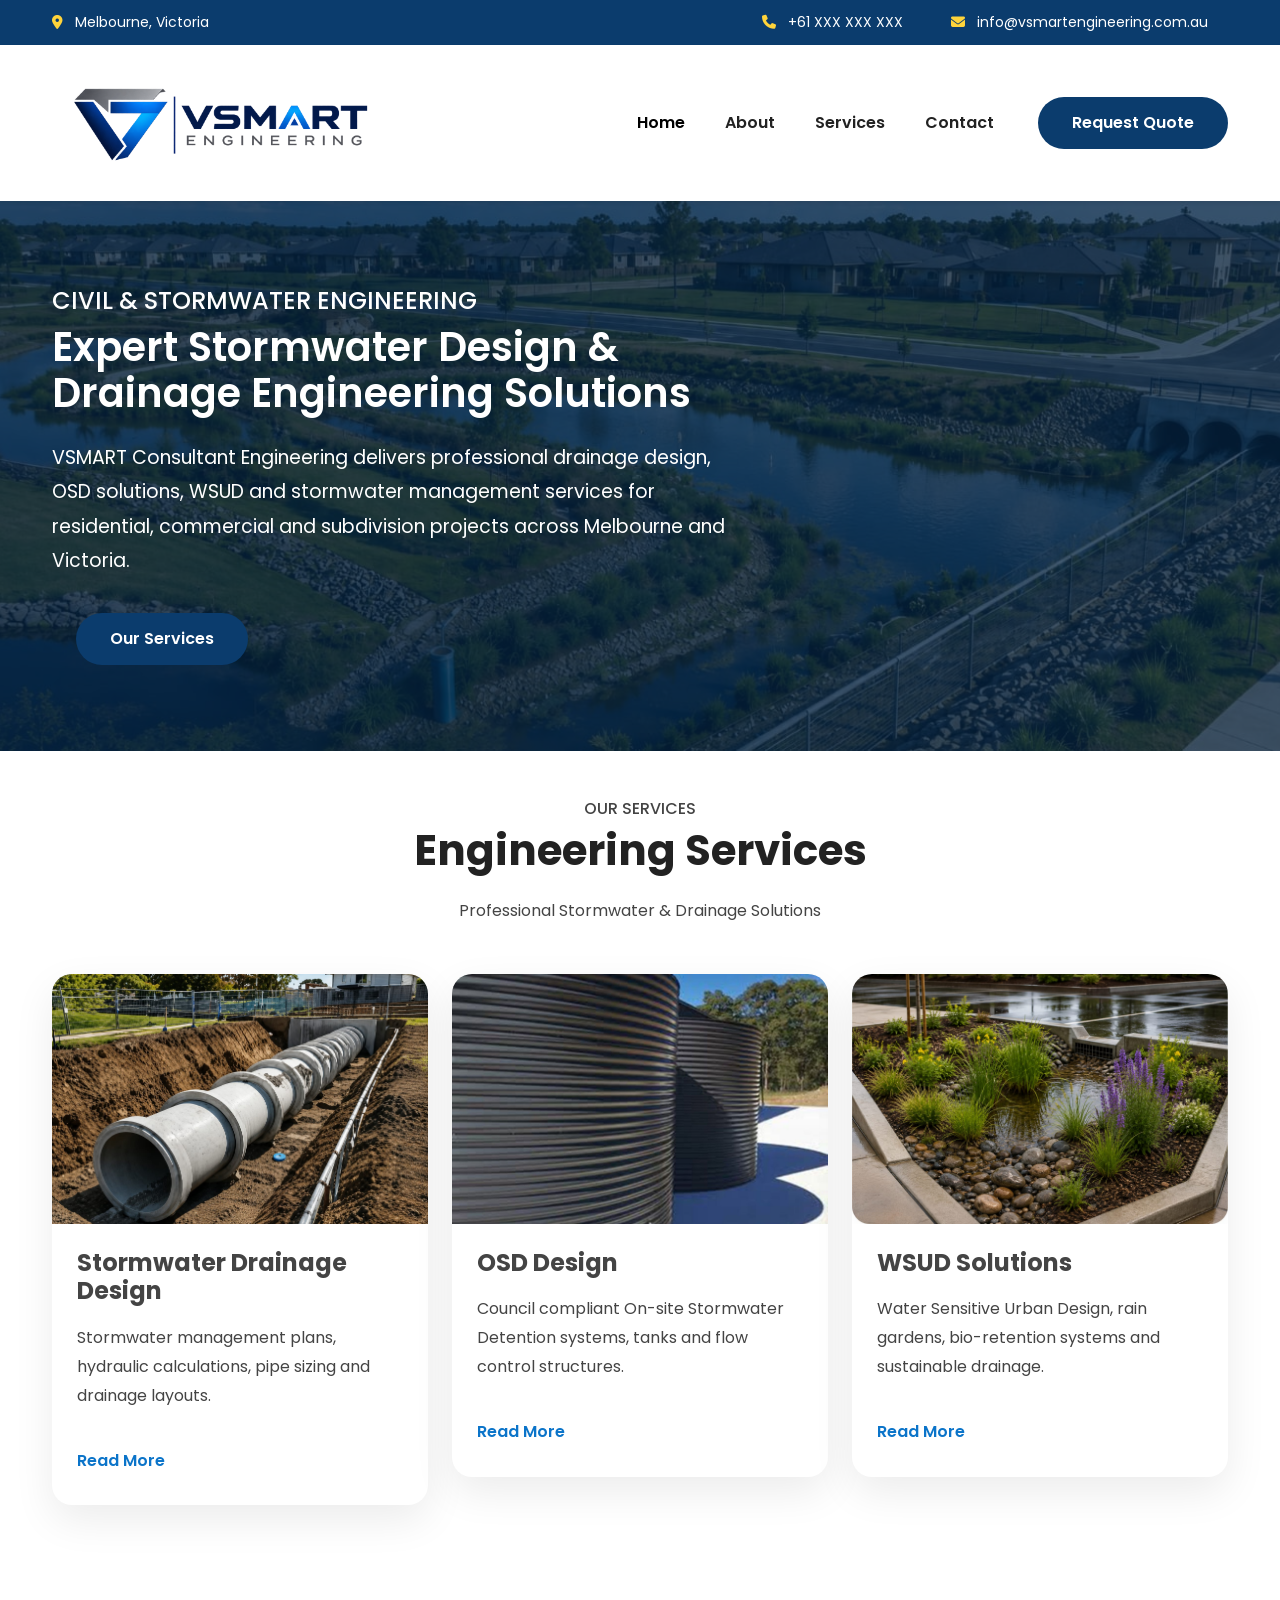
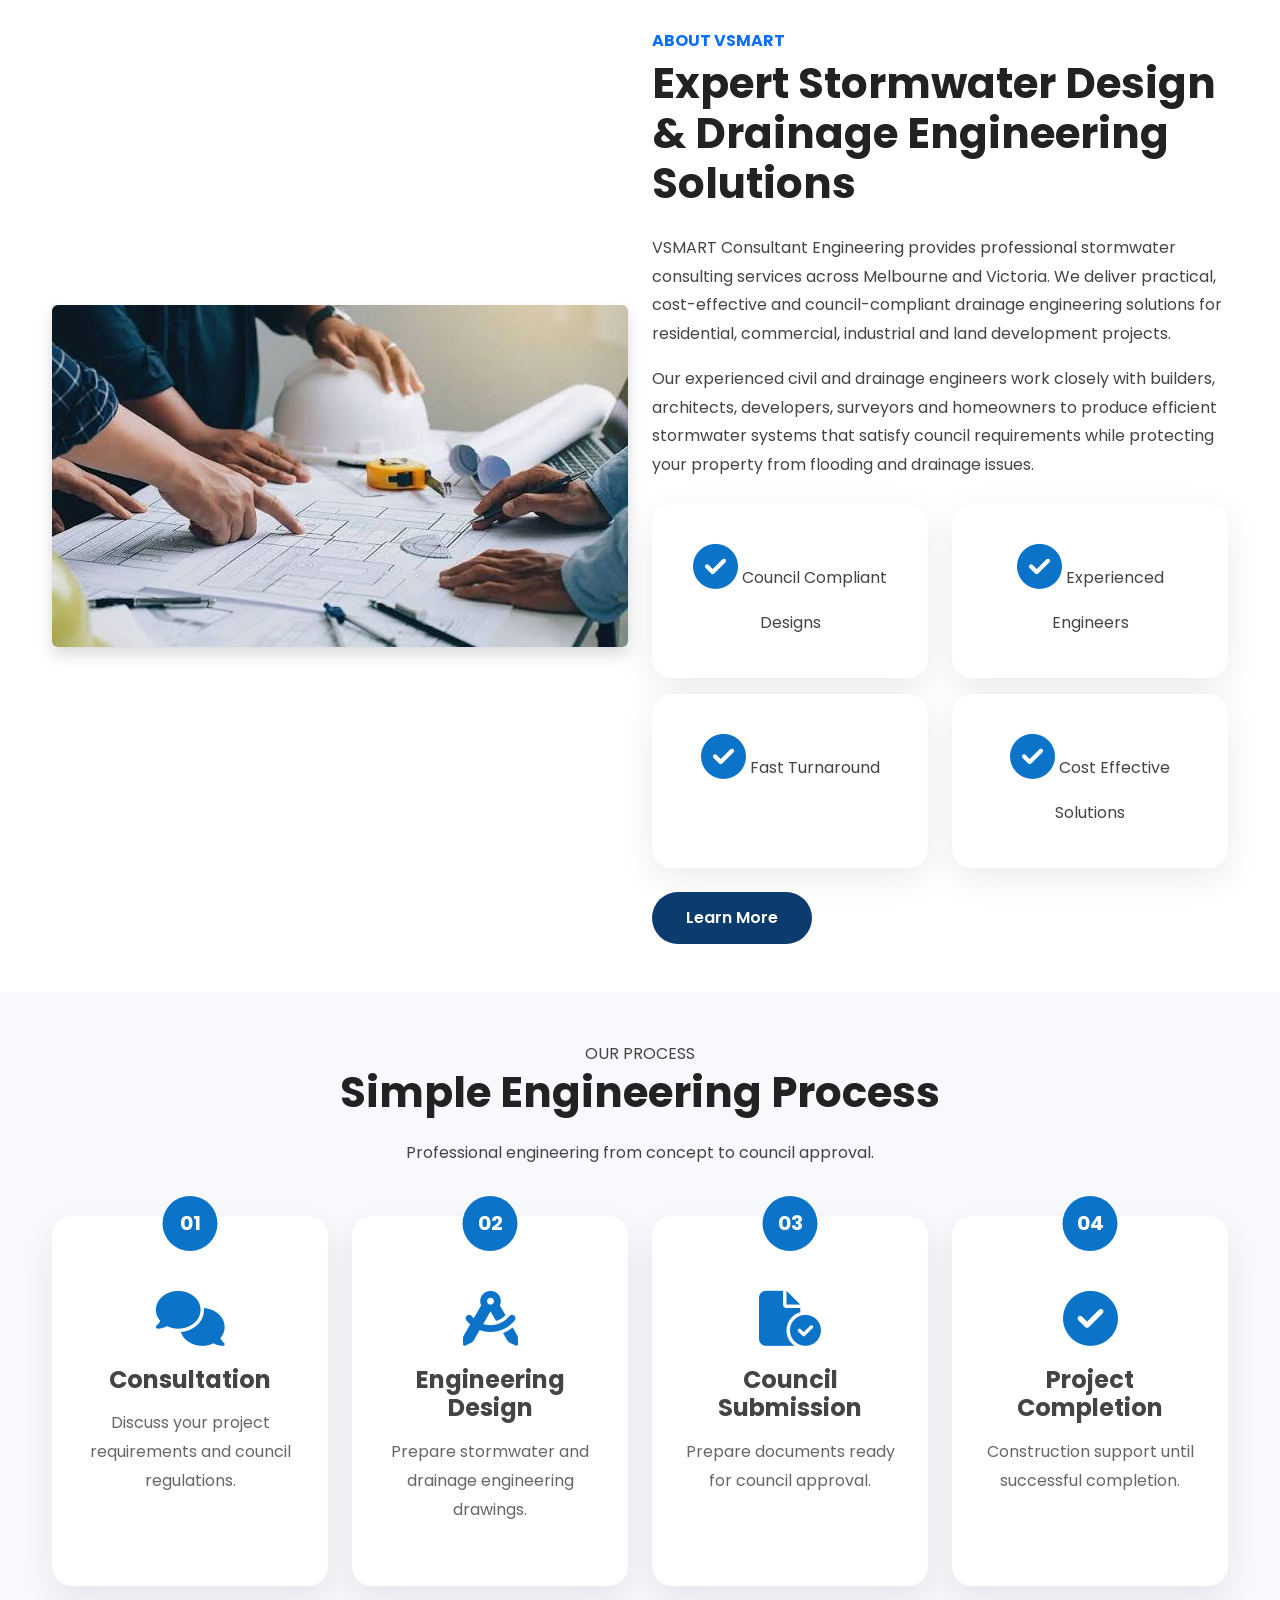
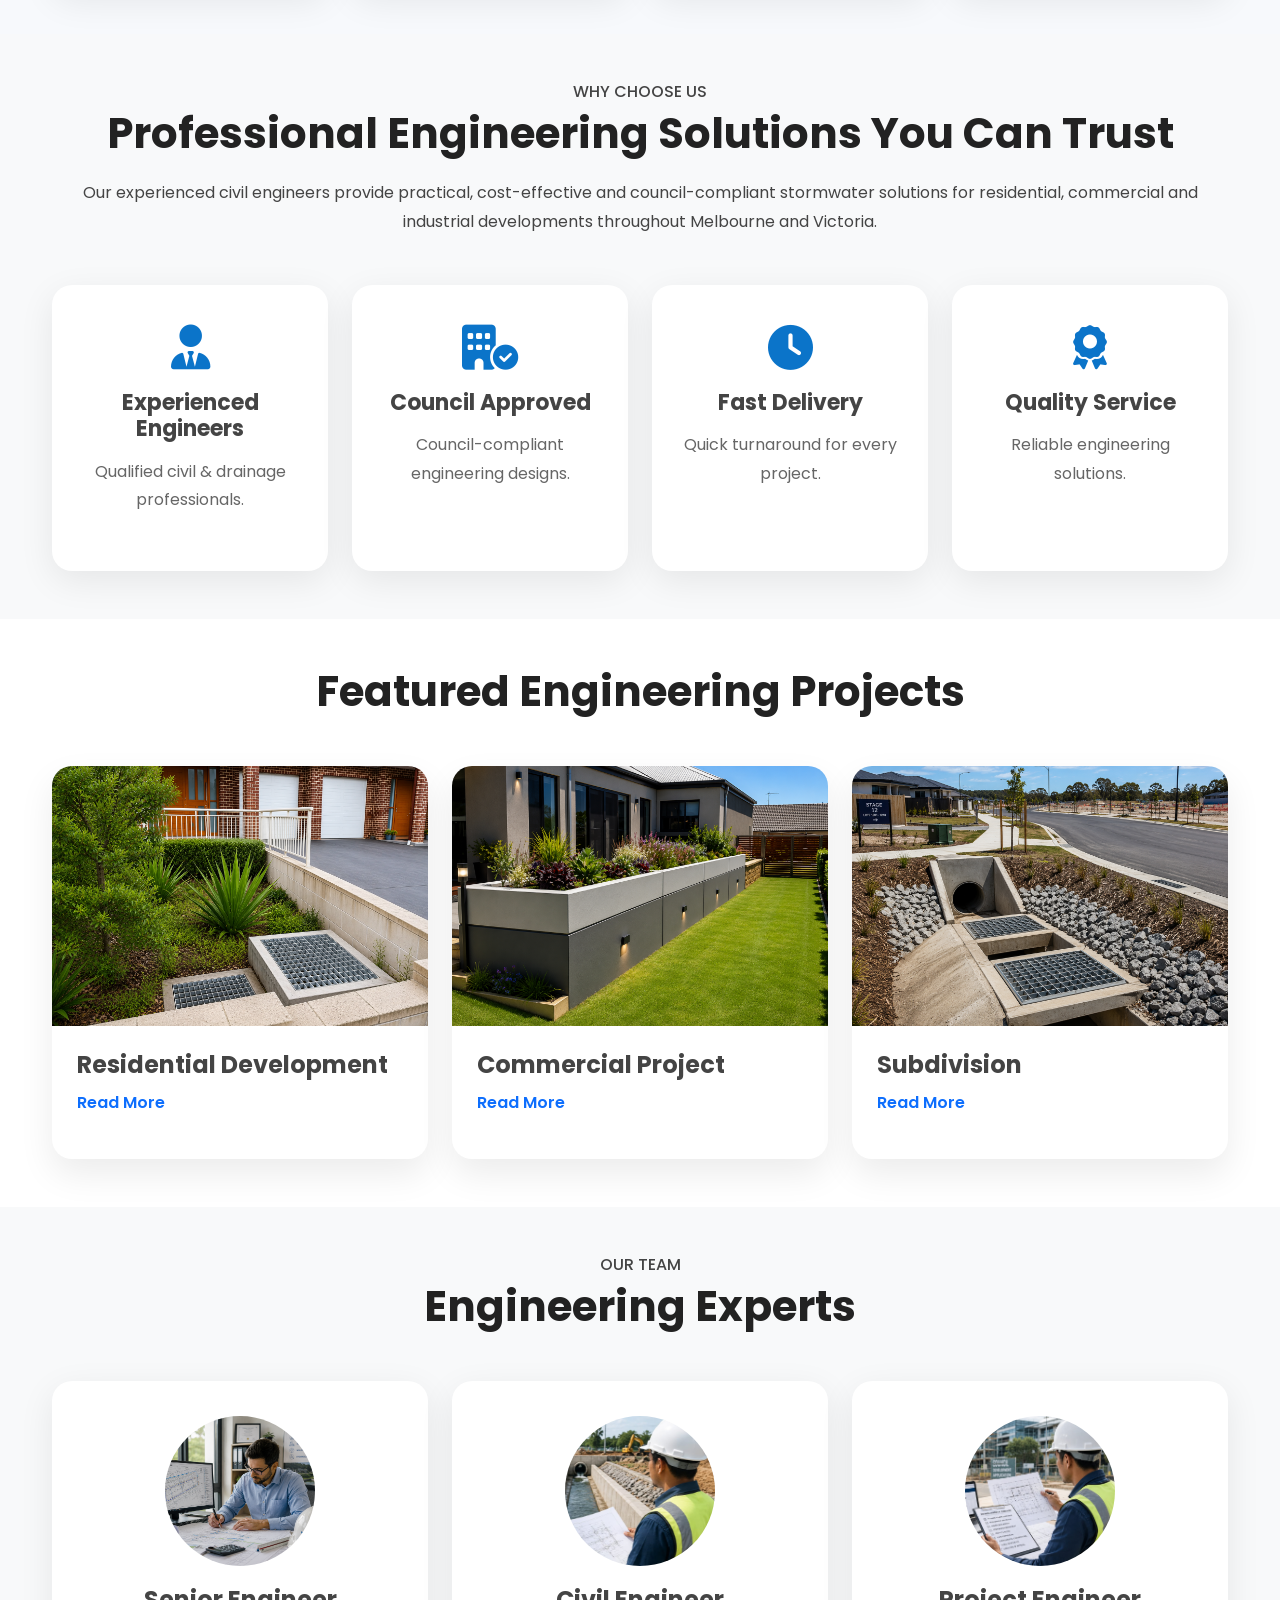
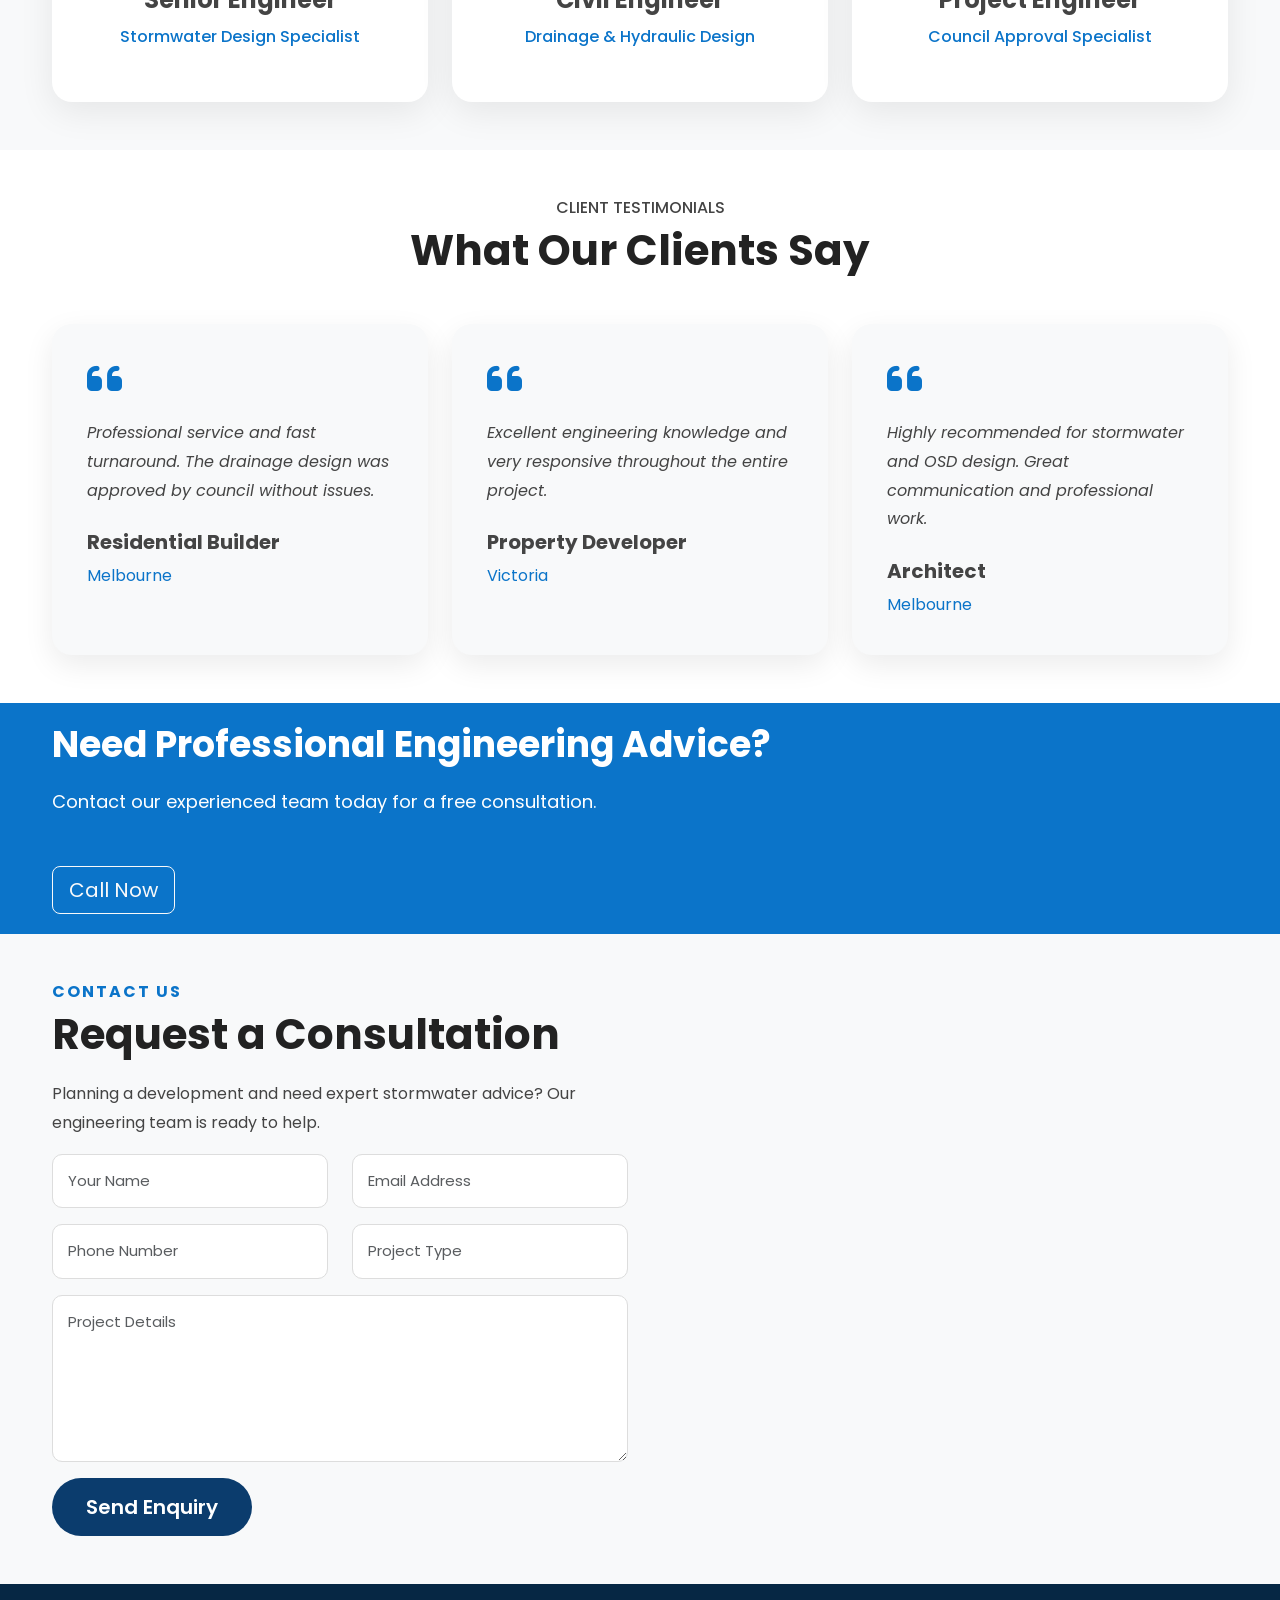
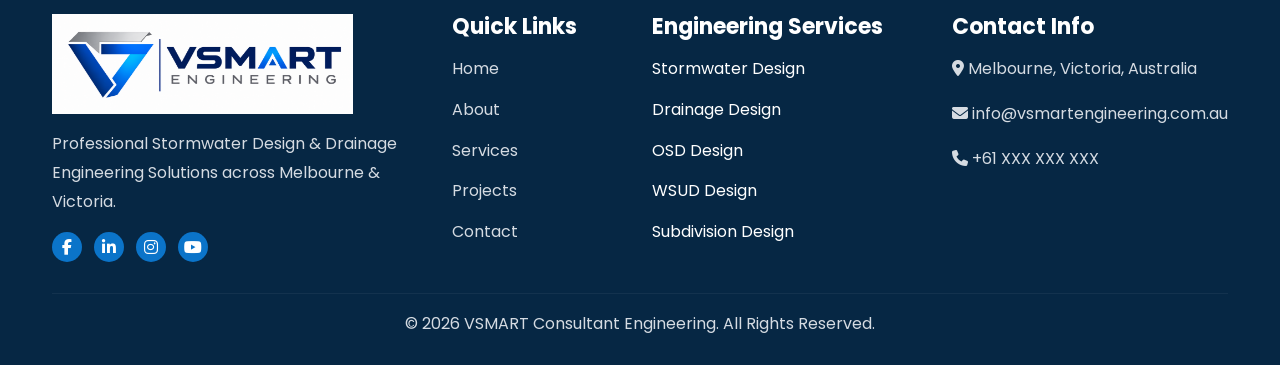
<file: index.html>
<!DOCTYPE html>
<html lang="en">

<head>



<meta charset="UTF-8">

<meta name="viewport" content="width=device-width, initial-scale=1.0">


<title>
VSMART Consultant Engineering | Stormwater Design & Drainage Engineering Melbourne
</title>


<meta name="description" content="
VSMART Consultant Engineering provides professional stormwater design,
drainage engineering, OSD design, WSUD solutions and civil engineering
services across Melbourne and Victoria.
">


<meta name="keywords" content="
stormwater design Melbourne,
drainage engineer Victoria,
OSD design,
WSUD design,
civil engineering consultant,
subdivision drainage design
">
<link rel="icon" 
href="images/logo1.png">

<meta name="author" content="VSMART Consultant Engineering">


<!-- Bootstrap -->

<link href="https://cdn.jsdelivr.net/npm/bootstrap@5.3.3/dist/css/bootstrap.min.css" rel="stylesheet">


<!-- Font Awesome -->

<link rel="stylesheet" href="https://cdnjs.cloudflare.com/ajax/libs/font-awesome/6.5.1/css/all.min.css">


<!-- Main CSS -->

<link rel="stylesheet" href="css/style.css">


</head>

<body>

<!-- ================= TOP BAR ================= -->

<div class="top-bar">

<div class="container">

<div class="row">

<div class="col-lg-6">

<span>

<i class="fa-solid fa-location-dot"></i>

Melbourne, Victoria

</span>

</div>

<div class="col-lg-6 text-end">

<span>

<i class="fa-solid fa-phone"></i>

+61 XXX XXX XXX

</span>

<span class="ms-4">

<i class="fa-solid fa-envelope"></i>

info@vsmartengineering.com.au

</span>

</div>

</div>

</div>

</div>

<!-- ================= NAVIGATION ================= -->

<nav class="navbar navbar-expand-lg navbar-light bg-white shadow-sm sticky-top">

<div class="container">

<a class="navbar-brand" href="#">

<img src="images/logo_VS.jpeg"
alt="VSMART Consultant Engineering Logo" height="200">

</a>

<button class="navbar-toggler"
type="button"
data-bs-toggle="collapse"
data-bs-target="#navbar">

<span class="navbar-toggler-icon"></span>

</button>

<div class="collapse navbar-collapse"
id="navbar">

<ul class="navbar-nav ms-auto">

<li class="nav-item">

<a class="nav-link active"
href="#">

Home

</a>

</li>

<li class="nav-item">

<a class="nav-link"
href="about.html">

About

</a>

</li>

<li class="nav-item dropdown">

<a class="nav-link "
href="services.html">


Services

</a>





</li>

<li class="nav-item">

<a class="nav-link"
href="contact.html">

Contact

</a>

</li>

</ul>

<a href="#contact"
class="btn btn-primary ms-lg-4">

Request Quote

</a>

</div>

</div>

</nav>

<!-- ================= HERO ================= -->

<section class="hero">

<div class="hero-overlay"></div>

<div class="container">



<div class="col-lg-7">



<h4>
CIVIL & STORMWATER ENGINEERING
</h4>


<h1>
Expert Stormwater Design & Drainage Engineering Solutions

</h1>


<p>

VSMART Consultant Engineering delivers
professional drainage design, OSD solutions,
WSUD and stormwater management services
for residential, commercial and subdivision
projects across Melbourne and Victoria.

</p>


<div class="hero-btn">




<a href="services.html"
class="btn btn-primary ms-lg-4">

Our Services

</a>

</div>






</div>

</div>

</section>

<!-- ================= SERVICES START ================= -->

<section id="services" class="services py-5">

<div class="container">

<div class="text-center mb-5">

<h6>

OUR SERVICES

</h6>

<h2>

Engineering Services

</h2>

<p>

Professional Stormwater & Drainage Solutions

</p>

</div>

<div class="row">

<div class="col-lg-4">

<div class="service-box">

<img src="images/service1.jpeg" class="img-fluid">

<h4>

Stormwater Drainage Design

</h4>

<p>

Stormwater management plans, hydraulic calculations,
pipe sizing and drainage layouts.

</p>

 <a href="stormwater-drainage-design.html" >


Read More

</a>

</div>

</div>

<div class="col-lg-4">

<div class="service-box">

<img src="images/service22.jpg" class="img-fluid">

<h4>

OSD Design

</h4>

<p>

Council compliant On-site Stormwater Detention systems,
tanks and flow control structures.

</p>

<a href="osd-design.html">

Read More

</a>

</div>

</div>

<div class="col-lg-4">

<div class="service-box">

<img src="images/service33.jpeg" class="img-fluid">

<h4>

WSUD Solutions

</h4>

<p>

Water Sensitive Urban Design,
rain gardens,
bio-retention systems and sustainable drainage.

</p>

<a href="wsud-design.html">

Read More

</a>

</div>

</div>

</div>

</div>

</section>



<!-- ================= ABOUT ================= -->



<section class="about-section py-5">

<div class="container">

<div class="row align-items-center">

<div class="col-lg-6 mb-4">

<img src="images/about.jpg"
class="img-fluid rounded shadow"
alt="VSMART Consultant Engineering">

</div>

<div class="col-lg-6">

<h6 class="text-primary fw-bold">
ABOUT VSMART
</h6>

<h2 class="fw-bold mb-4">
Expert Stormwater Design &
Drainage Engineering Solutions
</h2>

<p>
VSMART Consultant Engineering provides professional
stormwater consulting services across Melbourne
and Victoria. We deliver practical, cost-effective
and council-compliant drainage engineering
solutions for residential, commercial, industrial
and land development projects.
</p>

<p>
Our experienced civil and drainage engineers work
closely with builders, architects, developers,
surveyors and homeowners to produce efficient
stormwater systems that satisfy council
requirements while protecting your property from
flooding and drainage issues.
</p>

<div class="row mt-4">

<div class="col-6">

<div class="feature-box">

<i class="fa-solid fa-circle-check"></i>

<span>Council Compliant Designs</span>

</div>

</div>

<div class="col-6">

<div class="feature-box">

<i class="fa-solid fa-circle-check"></i>

<span>Experienced Engineers</span>

</div>

</div>

<div class="col-6 mt-3">

<div class="feature-box">

<i class="fa-solid fa-circle-check"></i>

<span>Fast Turnaround</span>

</div>

</div>

<div class="col-6 mt-3">

<div class="feature-box">

<i class="fa-solid fa-circle-check"></i>

<span>Cost Effective Solutions</span>

</div>

</div>

</div>

<a href="about.html" class="btn btn-primary mt-4">

Learn More

</a>

</div>

</div>

</div>

</section>

<!-- ================= WORK PROCESS ================= -->

<section class="process-section py-5">

<div class="container">

<div class="text-center mb-5">

<span class="section-subtitle">OUR PROCESS</span>

<h2>Simple Engineering Process</h2>

<p>Professional engineering from concept to council approval.</p>

</div>

<div class="row g-4">

<div class="col-lg-3 col-md-6">

<div class="process-box">

<div class="process-number">01</div>

<i class="fa-solid fa-comments"></i>

<h4>Consultation</h4>

<p>
Discuss your project requirements and council regulations.
</p>

</div>

</div>

<div class="col-lg-3 col-md-6">

<div class="process-box">

<div class="process-number">02</div>

<i class="fa-solid fa-compass-drafting"></i>

<h4>Engineering Design</h4>

<p>
Prepare stormwater and drainage engineering drawings.
</p>

</div>

</div>

<div class="col-lg-3 col-md-6">

<div class="process-box">

<div class="process-number">03</div>

<i class="fa-solid fa-file-circle-check"></i>

<h4>Council Submission</h4>

<p>
Prepare documents ready for council approval.
</p>

</div>

</div>

<div class="col-lg-3 col-md-6">

<div class="process-box">

<div class="process-number">04</div>

<i class="fa-solid fa-circle-check"></i>

<h4>Project Completion</h4>

<p>
Construction support until successful completion.
</p>

</div>

</div>

</div>

</div>

</section>

<!-- ================= WHY CHOOSE US ================= -->

<section class="why-us py-5 bg-light">

<div class="container">

<div class="text-center mb-5">

<h6>

WHY CHOOSE US

</h6>

<h2>

Professional Engineering
Solutions You Can Trust

</h2>

<p>

Our experienced civil engineers provide practical,
cost-effective and council-compliant stormwater
solutions for residential, commercial and industrial
developments throughout Melbourne and Victoria.

</p>


</div>

<div class="row">

<div class="col-lg-3">

<div class="feature-box">

<i class="fa-solid fa-user-tie"></i>

<h4>

Experienced Engineers

</h4>

<p>

Qualified civil &
drainage professionals.

</p>

</div>

</div>

<div class="col-lg-3">

<div class="feature-box">

<i class="fa-solid fa-building-circle-check"></i>

<h4>

Council Approved

</h4>

<p>

Council-compliant
engineering designs.

</p>

</div>

</div>

<div class="col-lg-3">

<div class="feature-box">

<i class="fa-solid fa-clock"></i>

<h4>

Fast Delivery

</h4>

<p>

Quick turnaround
for every project.

</p>

</div>

</div>

<div class="col-lg-3">

<div class="feature-box">

<i class="fa-solid fa-award"></i>

<h4>

Quality Service

</h4>

<p>

Reliable engineering
solutions.

</p>

</div>

</div>

</div>

</div>

</section>



<!-- ================= PROJECTS ================= -->

<section id="projects" class="projects py-5">

<div class="container">

<div class="text-center mb-5">



<h2>

Featured Engineering Projects

</h2>

</div>

<div class="row">

<div class="col-lg-4">

<div class="project-card">

<img src="images/project1.png"
class="img-fluid">

<div class="project-content">

<h4>

Residential Development

</h4>

<p>

<a href="residential-development.html">

Read More

</a>


</p>

</div>

</div>

</div>

<div class="col-lg-4">

<div class="project-card">

<img src="images/project2.png"
class="img-fluid">

<div class="project-content">

<h4>

Commercial Project

</h4>

<p>
<a href="commercial-development.html">

Read More

</a>


</p>

</div>

</div>

</div>

<div class="col-lg-4">

<div class="project-card">

<img src="images/project3.png"
class="img-fluid">

<div class="project-content">

<h4>

Subdivision

</h4>

<p>

<a href="subdivision-drainage.html">

Read More

</a>

</p>

</div>

</div>

</div>

</div>

</div>

</section>


<!-- ================= TEAM ================= -->

<section class="team py-5 bg-light">

<div class="container">

<div class="text-center mb-5">

<h6>

OUR TEAM

</h6>

<h2>

Engineering Experts

</h2>

</div>

<div class="row">

<div class="col-lg-4">

<div class="team-card">

<img src="images/team1.png"
class="img-fluid rounded-circle">

<h4>

Senior Engineer

</h4>

<p>

Stormwater Design Specialist

</p>

</div>

</div>

<div class="col-lg-4">

<div class="team-card">

<img src="images/team2.png"
class="img-fluid rounded-circle">

<h4>

Civil Engineer

</h4>

<p>

Drainage & Hydraulic Design

</p>

</div>

</div>

<div class="col-lg-4">

<div class="team-card">

<img src="images/team33.png"
class="img-fluid rounded-circle">

<h4>

Project Engineer

</h4>

<p>

Council Approval Specialist

</p>

</div>

</div>

</div>

</div>

</section>


<!-- ================= TESTIMONIAL ================= -->

<section class="testimonial py-5">

<div class="container">

<div class="text-center mb-5">

<h6>CLIENT TESTIMONIALS</h6>

<h2>What Our Clients Say</h2>

</div>

<div class="row">

<div class="col-lg-4">

<div class="testimonial-box">

<i class="fa-solid fa-quote-left"></i>

<p>
Professional service and fast turnaround. The drainage
design was approved by council without issues.
</p>

<h5>Residential Builder</h5>

<span>Melbourne</span>

</div>

</div>

<div class="col-lg-4">

<div class="testimonial-box">

<i class="fa-solid fa-quote-left"></i>

<p>
Excellent engineering knowledge and very responsive
throughout the entire project.
</p>

<h5>Property Developer</h5>

<span>Victoria</span>

</div>

</div>

<div class="col-lg-4">

<div class="testimonial-box">

<i class="fa-solid fa-quote-left"></i>

<p>
Highly recommended for stormwater and OSD design.
Great communication and professional work.
</p>

<h5>Architect</h5>

<span>Melbourne</span>

</div>

</div>

</div>

</div>

</section>


<!-- ================= NEWSLETTER ================= -->

<section class="newsletter">

<div class="container">

<div class="row align-items-center">



<h2>Need Professional Engineering Advice?</h2>

<p>
Contact our experienced team today for a free consultation.
</p>

<div class="mt-5">


<a href="tel:+61000000000"

class="btn btn-outline-light btn-lg">

Call Now

</a>

</div>

</div>

</div>

</div>

</section>

<!-- ================= CONTACT ================= -->




<section id="contact" class="contact py-5 bg-light">

<div class="container">

<div class="row">

<div class="col-lg-6">

<h6>CONTACT US</h6>

<h2>Request a Consultation</h2>

<p>
Planning a development and need expert stormwater advice?
Our engineering team is ready to help.
</p>

<form>

<div class="row">

<div class="col-md-6 mb-3">
<input type="text" class="form-control" placeholder="Your Name">
</div>

<div class="col-md-6 mb-3">
<input type="email" class="form-control" placeholder="Email Address">
</div>

<div class="col-md-6 mb-3">
<input type="text" class="form-control" placeholder="Phone Number">
</div>

<div class="col-md-6 mb-3">
<input type="text" class="form-control" placeholder="Project Type">
</div>

<div class="col-12 mb-3">
<textarea class="form-control" rows="6"
placeholder="Project Details"></textarea>
</div>

<div class="col-12">
<button class="btn btn-primary btn-lg">
Send Enquiry
</button>
</div>

</div>

</form>

</div>

<div class="col-lg-6">

<iframe
src="https://www.google.com/maps/embed?pb="
width="100%"
height="500"
style="border:0;"
loading="lazy">
</iframe>

</div>

</div>

</div>

</section>

<!-- ================= FOOTER ================= -->

<footer class="footer">

<div class="container">

<div class="row">

<div class="col-lg-4">

<img src="images/logo_VS1.png"

class="mb-3">

<p>

Professional Stormwater Design &
Drainage Engineering Solutions
across Melbourne & Victoria.

</p>

<div class="social">

<a href="#"><i class="fab fa-facebook-f"></i></a>

<a href="#"><i class="fab fa-linkedin-in"></i></a>

<a href="#"><i class="fab fa-instagram"></i></a>

<a href="#"><i class="fab fa-youtube"></i></a>

</div>

</div>

<div class="col-lg-2">

<h5>Quick Links</h5>

<ul>

<li><a href="#">Home</a></li>

<li><a href="#">About</a></li>

<li><a href="#">Services</a></li>

<li><a href="#">Projects</a></li>

<li><a href="#">Contact</a></li>

</ul>

</div>

<div class="col-lg-3">

<h5>Engineering Services</h5>

<ul>

<li>Stormwater Design</li>

<li>Drainage Design</li>

<li>OSD Design</li>

<li>WSUD Design</li>

<li>Subdivision Design</li>

</ul>

</div>

<div class="col-lg-3">

<h5>Contact Info</h5>

<p>
<i class="fa-solid fa-location-dot"></i>
Melbourne, Victoria, Australia
</p>


<p>
<i class="fa-solid fa-envelope"></i>
info@vsmartengineering.com.au
</p>


<p>
<i class="fa-solid fa-phone"></i>
+61 XXX XXX XXX
</p></div>

</div>

<hr>

<div class="text-center copyright">

<p>

© 2026 VSMART Consultant Engineering.
All Rights Reserved.

</p>

</div>

</div>

</footer>

<script src="https://cdn.jsdelivr.net/npm/bootstrap@5.3.3/dist/js/bootstrap.bundle.min.js"></script>

<script src="js/script.js"></script>

</body>

</html>
</file>
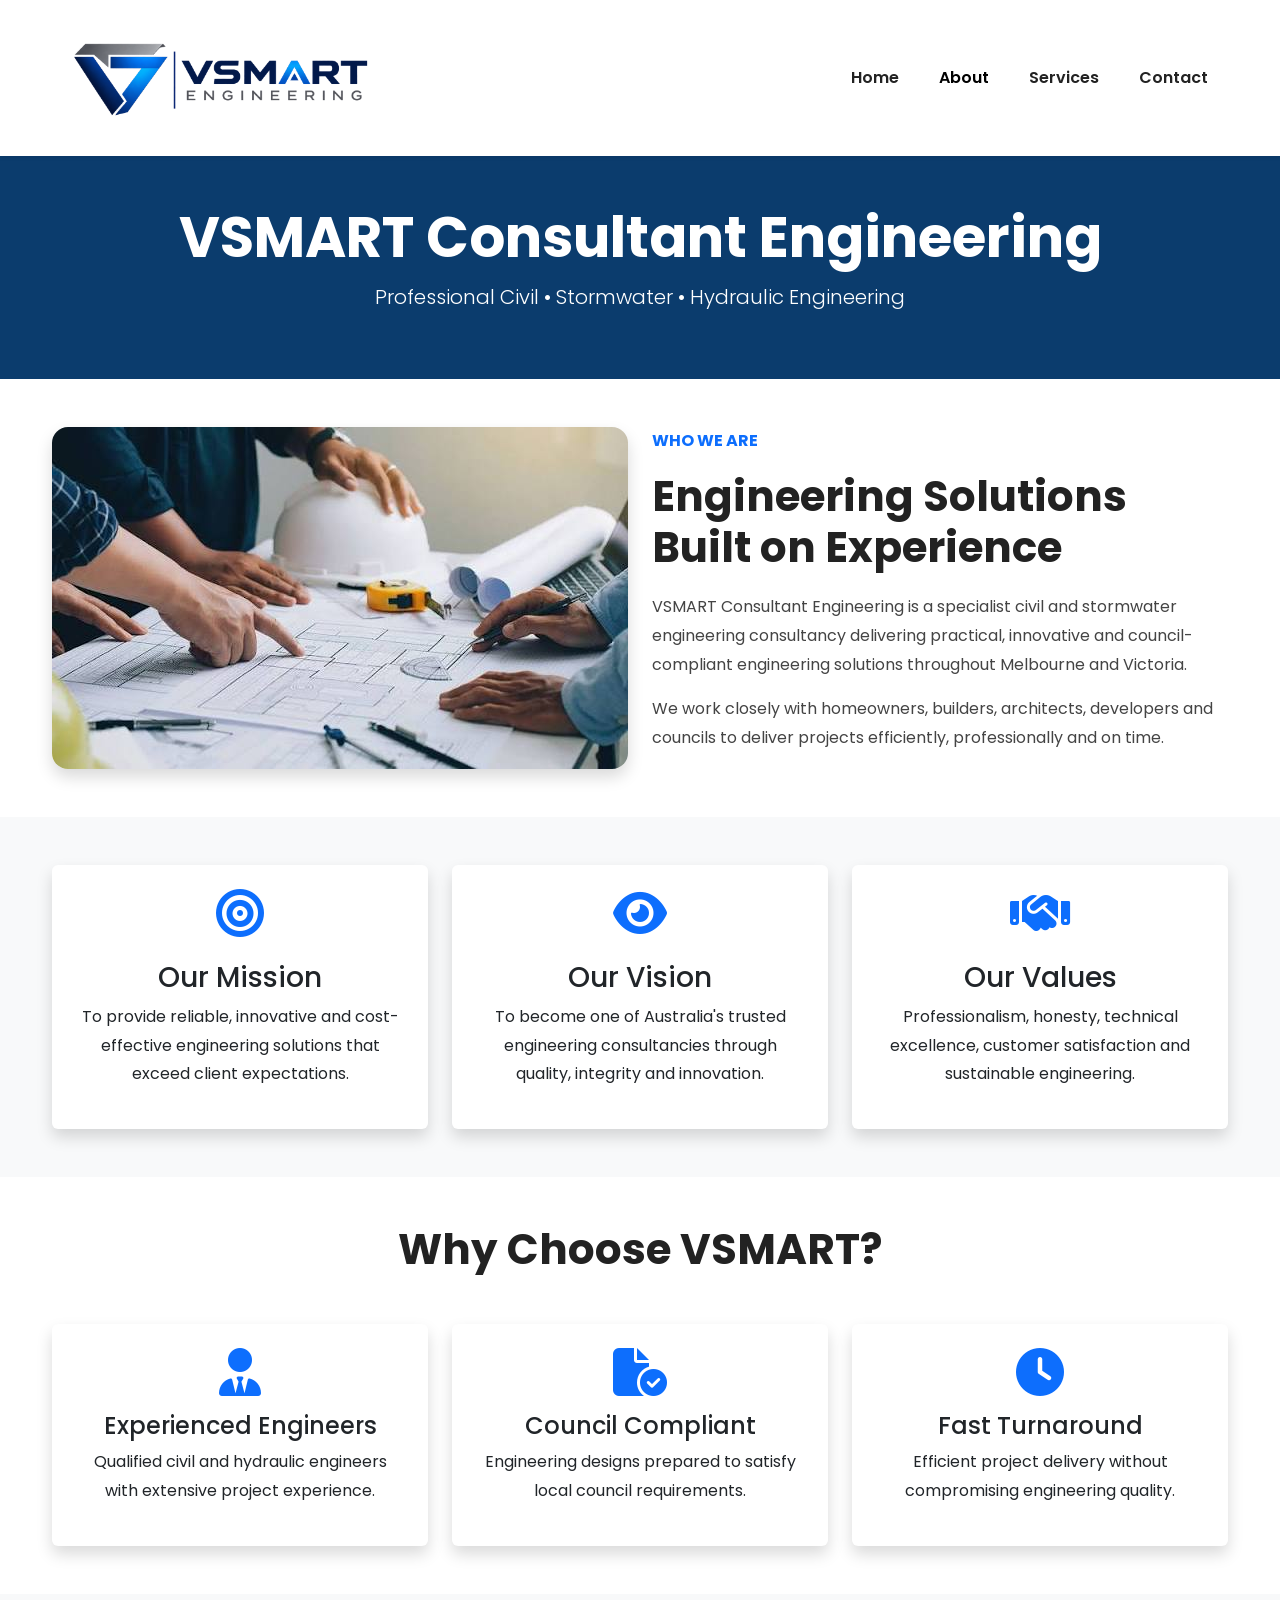
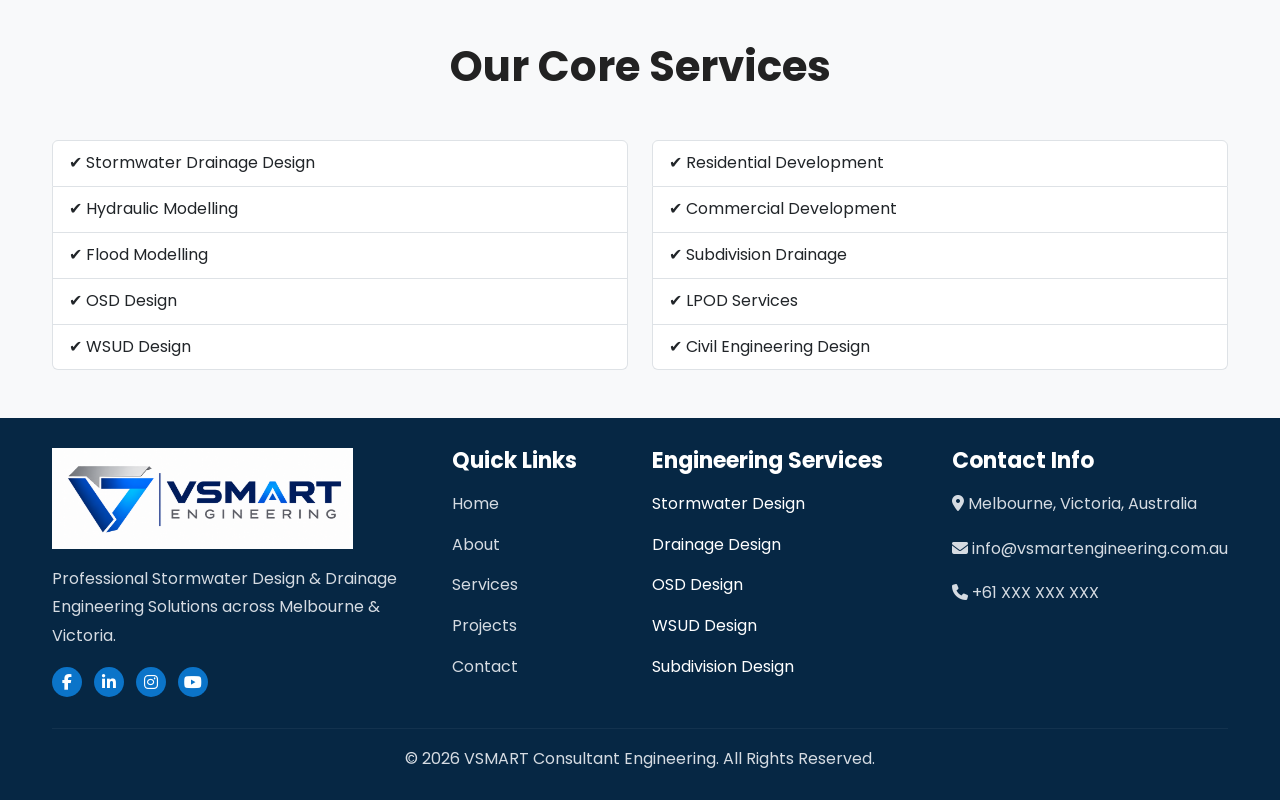
<file: about.html>
<!DOCTYPE html>
<html lang="en">

<head>

<meta charset="UTF-8">
<meta name="viewport" content="width=device-width, initial-scale=1.0">

<title>About Us | VSMART Consultant Engineering</title>

<meta name="description"
content="Learn about VSMART Consultant Engineering, specialists in stormwater drainage, hydraulic design and civil engineering services across Melbourne and Victoria.">

<link href="https://cdn.jsdelivr.net/npm/bootstrap@5.3.3/dist/css/bootstrap.min.css" rel="stylesheet">

<link rel="stylesheet"
href="https://cdnjs.cloudflare.com/ajax/libs/font-awesome/6.6.0/css/all.min.css">

<link rel="stylesheet" href="css/style.css">

</head>

<body>

<!--========================
HEADER
=========================-->

<nav class="navbar navbar-expand-lg navbar-light bg-white shadow-sm sticky-top">

<div class="container">

<a class="navbar-brand" href="index.html">

<img src="images/logo_VS.jpeg" height="65" alt="VSMART Logo">

</a>

<button class="navbar-toggler"
type="button"
data-bs-toggle="collapse"
data-bs-target="#navbarNav">

<span class="navbar-toggler-icon"></span>

</button>

<div class="collapse navbar-collapse" id="navbarNav">

<ul class="navbar-nav ms-auto">

<li class="nav-item">

<a class="nav-link" href="index.html">Home</a>

</li>

<li class="nav-item">

<a class="nav-link active" href="about.html">About</a>

</li>

<li class="nav-item">

<a class="nav-link" href="services.html">Services</a>

</li>



<li class="nav-item">

<a class="nav-link" href="contact.html">Contact</a>

</li>

</ul>

</div>

</div>

</nav>

<!--========================
PAGE BANNER
=========================-->

<section class="text-white py-5" style="background-color: #0B3C6D;">


<div class="container text-center">

<h1 class="display-4 fw-bold">

 VSMART Consultant Engineering

</h1>

<p class="lead">

Professional Civil • Stormwater • Hydraulic Engineering

</p>

</div>
</div></div></div>
</section>

<!--========================
ABOUT
=========================-->

<section class="py-5">

<div class="container">

<div class="row align-items-center">

<div class="col-lg-6">

<img src="images/about.jpg"

class="img-fluid rounded-4 shadow"

alt="About VSMART">

</div>

<div class="col-lg-6">

<span class="text-primary fw-bold">

WHO WE ARE

</span>

<h2 class="mt-3">

Engineering Solutions Built on Experience

</h2>

<p>

VSMART Consultant Engineering is a specialist civil and stormwater
engineering consultancy delivering practical, innovative and
council-compliant engineering solutions throughout Melbourne
and Victoria.

</p>

<p>

We work closely with homeowners, builders, architects,
developers and councils to deliver projects efficiently,
professionally and on time.

</p>


</div>

</div>

</div>

</section>

<!--========================
MISSION
=========================-->

<section class="py-5 bg-light">

<div class="container">

<div class="row">

<div class="col-lg-4">

<div class="card border-0 shadow h-100 p-4 text-center">

<i class="fa-solid fa-bullseye fa-3x text-primary mb-4"></i>

<h3>Our Mission</h3>

<p>

To provide reliable, innovative and cost-effective engineering
solutions that exceed client expectations.

</p>

</div>

</div>

<div class="col-lg-4">

<div class="card border-0 shadow h-100 p-4 text-center">

<i class="fa-solid fa-eye fa-3x text-primary mb-4"></i>

<h3>Our Vision</h3>

<p>

To become one of Australia's trusted engineering consultancies
through quality, integrity and innovation.

</p>

</div>

</div>

<div class="col-lg-4">

<div class="card border-0 shadow h-100 p-4 text-center">

<i class="fa-solid fa-handshake fa-3x text-primary mb-4"></i>

<h3>Our Values</h3>

<p>

Professionalism, honesty, technical excellence,
customer satisfaction and sustainable engineering.

</p>

</div>

</div>

</div>

</div>

</section>

<!--========================
WHY CHOOSE US
=========================-->

<section class="py-5">

<div class="container">

<div class="text-center mb-5">

<h2>

Why Choose VSMART?

</h2>

</div>

<div class="row g-4">

<div class="col-md-4">

<div class="card border-0 shadow text-center p-4 h-100">

<i class="fa-solid fa-user-tie fa-3x text-primary mb-3"></i>

<h4>Experienced Engineers</h4>

<p>

Qualified civil and hydraulic engineers with extensive project experience.

</p>

</div>

</div>

<div class="col-md-4">

<div class="card border-0 shadow text-center p-4 h-100">

<i class="fa-solid fa-file-circle-check fa-3x text-primary mb-3"></i>

<h4>Council Compliant</h4>

<p>

Engineering designs prepared to satisfy local council requirements.

</p>

</div>

</div>

<div class="col-md-4">

<div class="card border-0 shadow text-center p-4 h-100">

<i class="fa-solid fa-clock fa-3x text-primary mb-3"></i>

<h4>Fast Turnaround</h4>

<p>

Efficient project delivery without compromising engineering quality.

</p>

</div>

</div>

</div>

</div>

</section>

<!--========================
SERVICES
=========================-->

<section class="py-5 bg-light">

<div class="container">

<div class="text-center mb-5">

<h2>

Our Core Services

</h2>

</div>

<div class="row">

<div class="col-md-6">

<ul class="list-group">

<li class="list-group-item">✔ Stormwater Drainage Design</li>

<li class="list-group-item">✔ Hydraulic Modelling</li>

<li class="list-group-item">✔ Flood Modelling</li>

<li class="list-group-item">✔ OSD Design</li>

<li class="list-group-item">✔ WSUD Design</li>

</ul>

</div>

<div class="col-md-6">

<ul class="list-group">

<li class="list-group-item">✔ Residential Development</li>

<li class="list-group-item">✔ Commercial Development</li>

<li class="list-group-item">✔ Subdivision Drainage</li>

<li class="list-group-item">✔ LPOD Services</li>

<li class="list-group-item">✔ Civil Engineering Design</li>

</ul>

</div>

</div>

</div>

</section>



<!--========================
FOOTER
=========================-->

<!-- ================= FOOTER ================= -->

<footer class="footer">

<div class="container">

<div class="row">

<div class="col-lg-4">

<img src="images/logo_VS1.png"

class="mb-3">

<p>

Professional Stormwater Design &
Drainage Engineering Solutions
across Melbourne & Victoria.

</p>

<div class="social">

<a href="#"><i class="fab fa-facebook-f"></i></a>

<a href="#"><i class="fab fa-linkedin-in"></i></a>

<a href="#"><i class="fab fa-instagram"></i></a>

<a href="#"><i class="fab fa-youtube"></i></a>

</div>

</div>

<div class="col-lg-2">

<h5>Quick Links</h5>

<ul>

<li><a href="#">Home</a></li>

<li><a href="#">About</a></li>

<li><a href="#">Services</a></li>

<li><a href="#">Projects</a></li>

<li><a href="#">Contact</a></li>

</ul>

</div>

<div class="col-lg-3">

<h5>Engineering Services</h5>

<ul>

<li>Stormwater Design</li>

<li>Drainage Design</li>

<li>OSD Design</li>

<li>WSUD Design</li>

<li>Subdivision Design</li>

</ul>

</div>

<div class="col-lg-3">

<h5>Contact Info</h5>

<p>
<i class="fa-solid fa-location-dot"></i>
Melbourne, Victoria, Australia
</p>


<p>
<i class="fa-solid fa-envelope"></i>
info@vsmartengineering.com.au
</p>


<p>
<i class="fa-solid fa-phone"></i>
+61 XXX XXX XXX
</p></div>

</div>

<hr>

<div class="text-center copyright">

<p>

© 2026 VSMART Consultant Engineering.
All Rights Reserved.

</p>

</div>

</div>

</footer>

<script src="https://cdn.jsdelivr.net/npm/bootstrap@5.3.3/dist/js/bootstrap.bundle.min.js"></script>

</body>

</html>
</file>
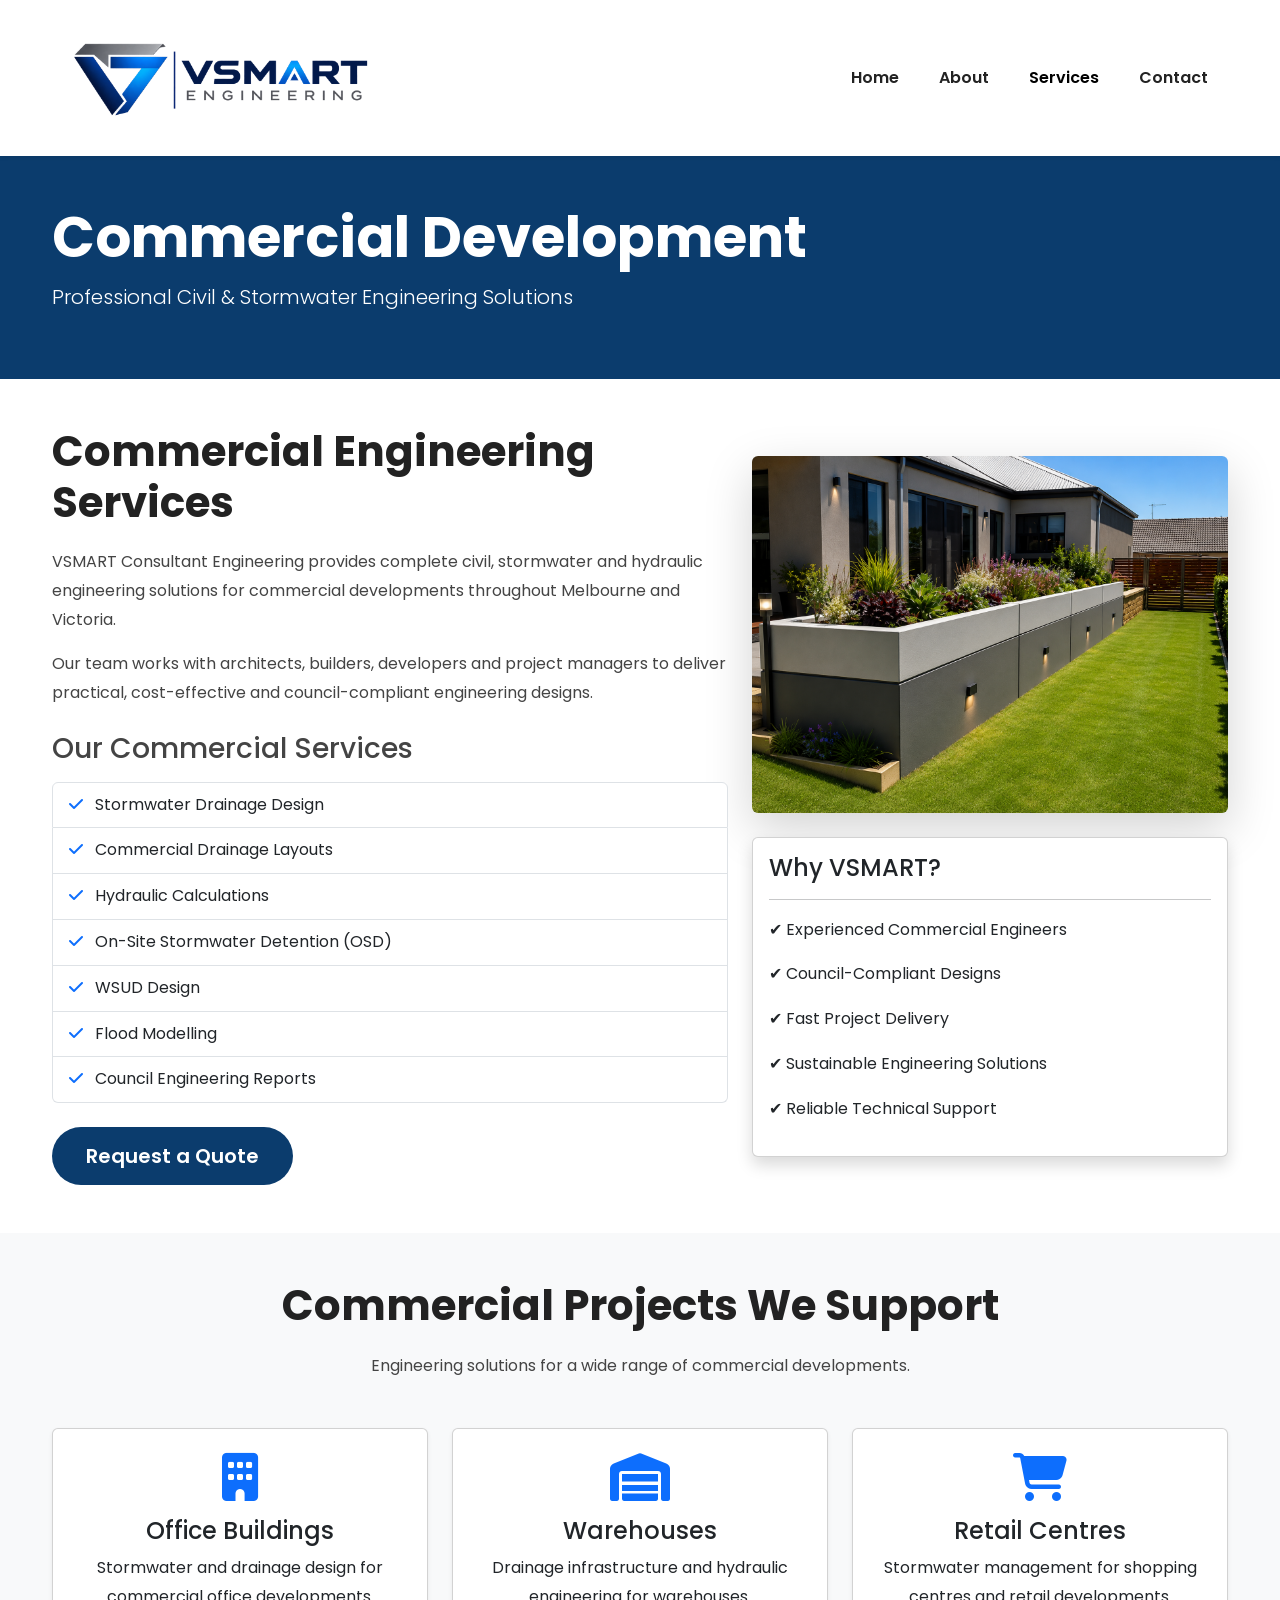
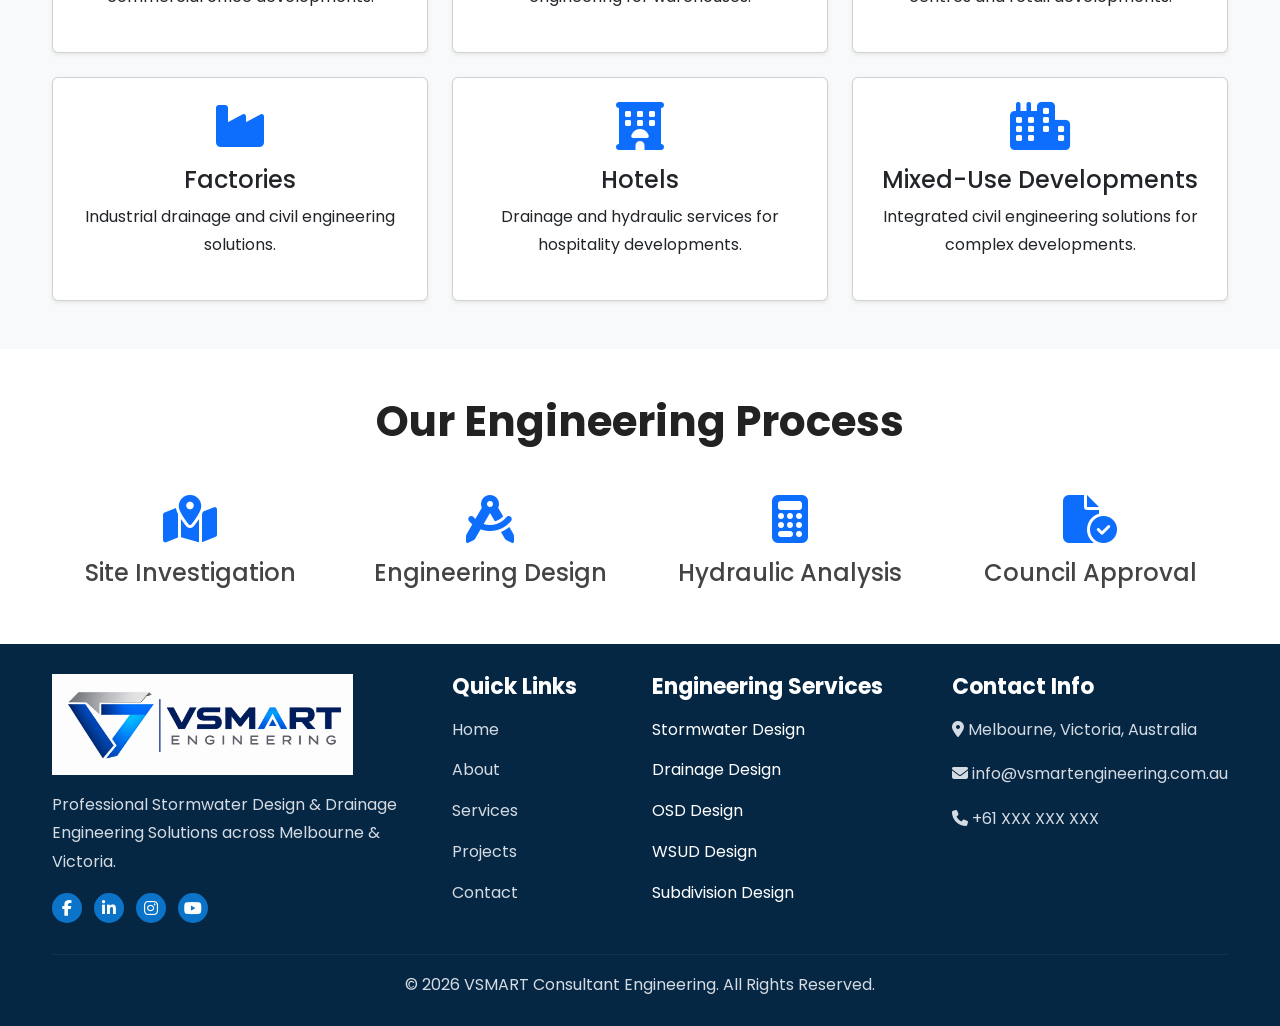
<file: commercial-development.html>
<!DOCTYPE html>
<html lang="en">

<head>

<meta charset="UTF-8">
<meta name="viewport" content="width=device-width, initial-scale=1.0">

<title>Commercial Development | VSMART Consultant Engineering</title>

<meta name="description"
content="Commercial civil, stormwater and drainage engineering services for offices, warehouses, retail centres and industrial developments across Melbourne and Victoria.">

<link href="https://cdn.jsdelivr.net/npm/bootstrap@5.3.3/dist/css/bootstrap.min.css" rel="stylesheet">

<link rel="stylesheet"
href="https://cdnjs.cloudflare.com/ajax/libs/font-awesome/6.6.0/css/all.min.css">

<link rel="stylesheet"
href="css/style.css">


</head>

<body>

<!-- Header -->

<nav class="navbar navbar-expand-lg navbar-light bg-white shadow-sm">

<div class="container">

<a class="navbar-brand" href="index.html">

<img src="images/logo_VS.jpeg" height="65" alt="VSMART Engineering">

</a>

<button class="navbar-toggler"
type="button"
data-bs-toggle="collapse"
data-bs-target="#navbarNav">

<span class="navbar-toggler-icon"></span>

</button>

<div class="collapse navbar-collapse" id="navbarNav">

<ul class="navbar-nav ms-auto">

<li class="nav-item">
<a class="nav-link" href="index.html">Home</a>
</li>

<li class="nav-item">
<a class="nav-link" href="about.html">About</a>
</li>

<li class="nav-item">
<a class="nav-link active" href="services.html">Services</a>
</li>

<li class="nav-item">
<a class="nav-link" href="contact.html">Contact</a>
</li>

</ul>

</div>

</div>

</nav>





<!-- Hero -->

<section class="text-white py-5" style="background-color: #0B3C6D;">

<div class="container">

<h1 class="display-4 fw-bold">

Commercial Development

</h1>

<p class="lead">

Professional Civil & Stormwater Engineering Solutions

</p>

</div>

</section>

<!-- Main Content -->

<section class="py-5">

<div class="container">

<div class="row align-items-center">

<div class="col-lg-7">

<h2>

Commercial Engineering Services

</h2>

<p>

VSMART Consultant Engineering provides complete civil,
stormwater and hydraulic engineering solutions for
commercial developments throughout Melbourne and Victoria.

</p>

<p>

Our team works with architects, builders, developers and
project managers to deliver practical, cost-effective and
council-compliant engineering designs.

</p>

<h3 class="mt-4">

Our Commercial Services

</h3>

<ul class="list-group mt-3">

<li class="list-group-item">
<i class="fa-solid fa-check text-primary me-2"></i>
Stormwater Drainage Design
</li>

<li class="list-group-item">
<i class="fa-solid fa-check text-primary me-2"></i>
Commercial Drainage Layouts
</li>

<li class="list-group-item">
<i class="fa-solid fa-check text-primary me-2"></i>
Hydraulic Calculations
</li>

<li class="list-group-item">
<i class="fa-solid fa-check text-primary me-2"></i>
On-Site Stormwater Detention (OSD)
</li>

<li class="list-group-item">
<i class="fa-solid fa-check text-primary me-2"></i>
WSUD Design
</li>

<li class="list-group-item">
<i class="fa-solid fa-check text-primary me-2"></i>
Flood Modelling
</li>

<li class="list-group-item">
<i class="fa-solid fa-check text-primary me-2"></i>
Council Engineering Reports
</li>

</ul>

<a href="contact.html"

class="btn btn-primary btn-lg mt-4">

Request a Quote

</a>

</div>

<div class="col-lg-5">

<img src="images/project2.png"

class="img-fluid rounded shadow-lg"

alt="Commercial Development">

<div class="card shadow mt-4">

<div class="card-body">

<h4>

Why VSMART?

</h4>

<hr>

<p>✔ Experienced Commercial Engineers</p>

<p>✔ Council-Compliant Designs</p>

<p>✔ Fast Project Delivery</p>

<p>✔ Sustainable Engineering Solutions</p>

<p>✔ Reliable Technical Support</p>

</div>

</div>

</div>

</div>

</div>

</section>

<!-- Project Types -->

<section class="py-5 bg-light">

<div class="container">

<div class="text-center mb-5">

<h2>

Commercial Projects We Support

</h2>

<p>

Engineering solutions for a wide range of commercial developments.

</p>

</div>

<div class="row g-4">

<div class="col-md-4">

<div class="card h-100 text-center shadow-sm p-4">

<i class="fa-solid fa-building fa-3x text-primary mb-3"></i>

<h4>Office Buildings</h4>

<p>Stormwater and drainage design for commercial office developments.</p>

</div>

</div>

<div class="col-md-4">

<div class="card h-100 text-center shadow-sm p-4">

<i class="fa-solid fa-warehouse fa-3x text-primary mb-3"></i>

<h4>Warehouses</h4>

<p>Drainage infrastructure and hydraulic engineering for warehouses.</p>

</div>

</div>

<div class="col-md-4">

<div class="card h-100 text-center shadow-sm p-4">

<i class="fa-solid fa-cart-shopping fa-3x text-primary mb-3"></i>

<h4>Retail Centres</h4>

<p>Stormwater management for shopping centres and retail developments.</p>

</div>

</div>

<div class="col-md-4">

<div class="card h-100 text-center shadow-sm p-4">

<i class="fa-solid fa-industry fa-3x text-primary mb-3"></i>

<h4>Factories</h4>

<p>Industrial drainage and civil engineering solutions.</p>

</div>

</div>

<div class="col-md-4">

<div class="card h-100 text-center shadow-sm p-4">

<i class="fa-solid fa-hotel fa-3x text-primary mb-3"></i>

<h4>Hotels</h4>

<p>Drainage and hydraulic services for hospitality developments.</p>

</div>

</div>

<div class="col-md-4">

<div class="card h-100 text-center shadow-sm p-4">

<i class="fa-solid fa-city fa-3x text-primary mb-3"></i>

<h4>Mixed-Use Developments</h4>

<p>Integrated civil engineering solutions for complex developments.</p>

</div>

</div>

</div>

</div>

</section>

<!-- Process -->

<section class="py-5">

<div class="container">

<div class="text-center mb-5">

<h2>

Our Engineering Process

</h2>

</div>

<div class="row text-center">

<div class="col-lg-3">

<i class="fa-solid fa-map-location-dot fa-3x text-primary mb-3"></i>

<h4>Site Investigation</h4>

</div>

<div class="col-lg-3">

<i class="fa-solid fa-compass-drafting fa-3x text-primary mb-3"></i>

<h4>Engineering Design</h4>

</div>

<div class="col-lg-3">

<i class="fa-solid fa-calculator fa-3x text-primary mb-3"></i>

<h4>Hydraulic Analysis</h4>

</div>

<div class="col-lg-3">

<i class="fa-solid fa-file-circle-check fa-3x text-primary mb-3"></i>

<h4>Council Approval</h4>

</div>

</div>

</div>

</section>



<!-- ================= FOOTER ================= -->

<footer class="footer">

<div class="container">

<div class="row">

<div class="col-lg-4">

<img src="images/logo_VS1.png"

class="mb-3">

<p>

Professional Stormwater Design &
Drainage Engineering Solutions
across Melbourne & Victoria.

</p>

<div class="social">

<a href="#"><i class="fab fa-facebook-f"></i></a>

<a href="#"><i class="fab fa-linkedin-in"></i></a>

<a href="#"><i class="fab fa-instagram"></i></a>

<a href="#"><i class="fab fa-youtube"></i></a>

</div>

</div>

<div class="col-lg-2">

<h5>Quick Links</h5>

<ul>

<li><a href="#">Home</a></li>

<li><a href="#">About</a></li>

<li><a href="#">Services</a></li>

<li><a href="#">Projects</a></li>

<li><a href="#">Contact</a></li>

</ul>

</div>

<div class="col-lg-3">

<h5>Engineering Services</h5>

<ul>

<li>Stormwater Design</li>

<li>Drainage Design</li>

<li>OSD Design</li>

<li>WSUD Design</li>

<li>Subdivision Design</li>

</ul>

</div>

<div class="col-lg-3">

<h5>Contact Info</h5>

<p>
<i class="fa-solid fa-location-dot"></i>
Melbourne, Victoria, Australia
</p>


<p>
<i class="fa-solid fa-envelope"></i>
info@vsmartengineering.com.au
</p>


<p>
<i class="fa-solid fa-phone"></i>
+61 XXX XXX XXX
</p></div>

</div>

<hr>

<div class="text-center copyright">

<p>

© 2026 VSMART Consultant Engineering.
All Rights Reserved.

</p>

</div>

</div>

</footer>

<script src="https://cdn.jsdelivr.net/npm/bootstrap@5.3.3/dist/js/bootstrap.bundle.min.js"></script>

<script src="js/script.js"></script>

</body>

</html>
</file>
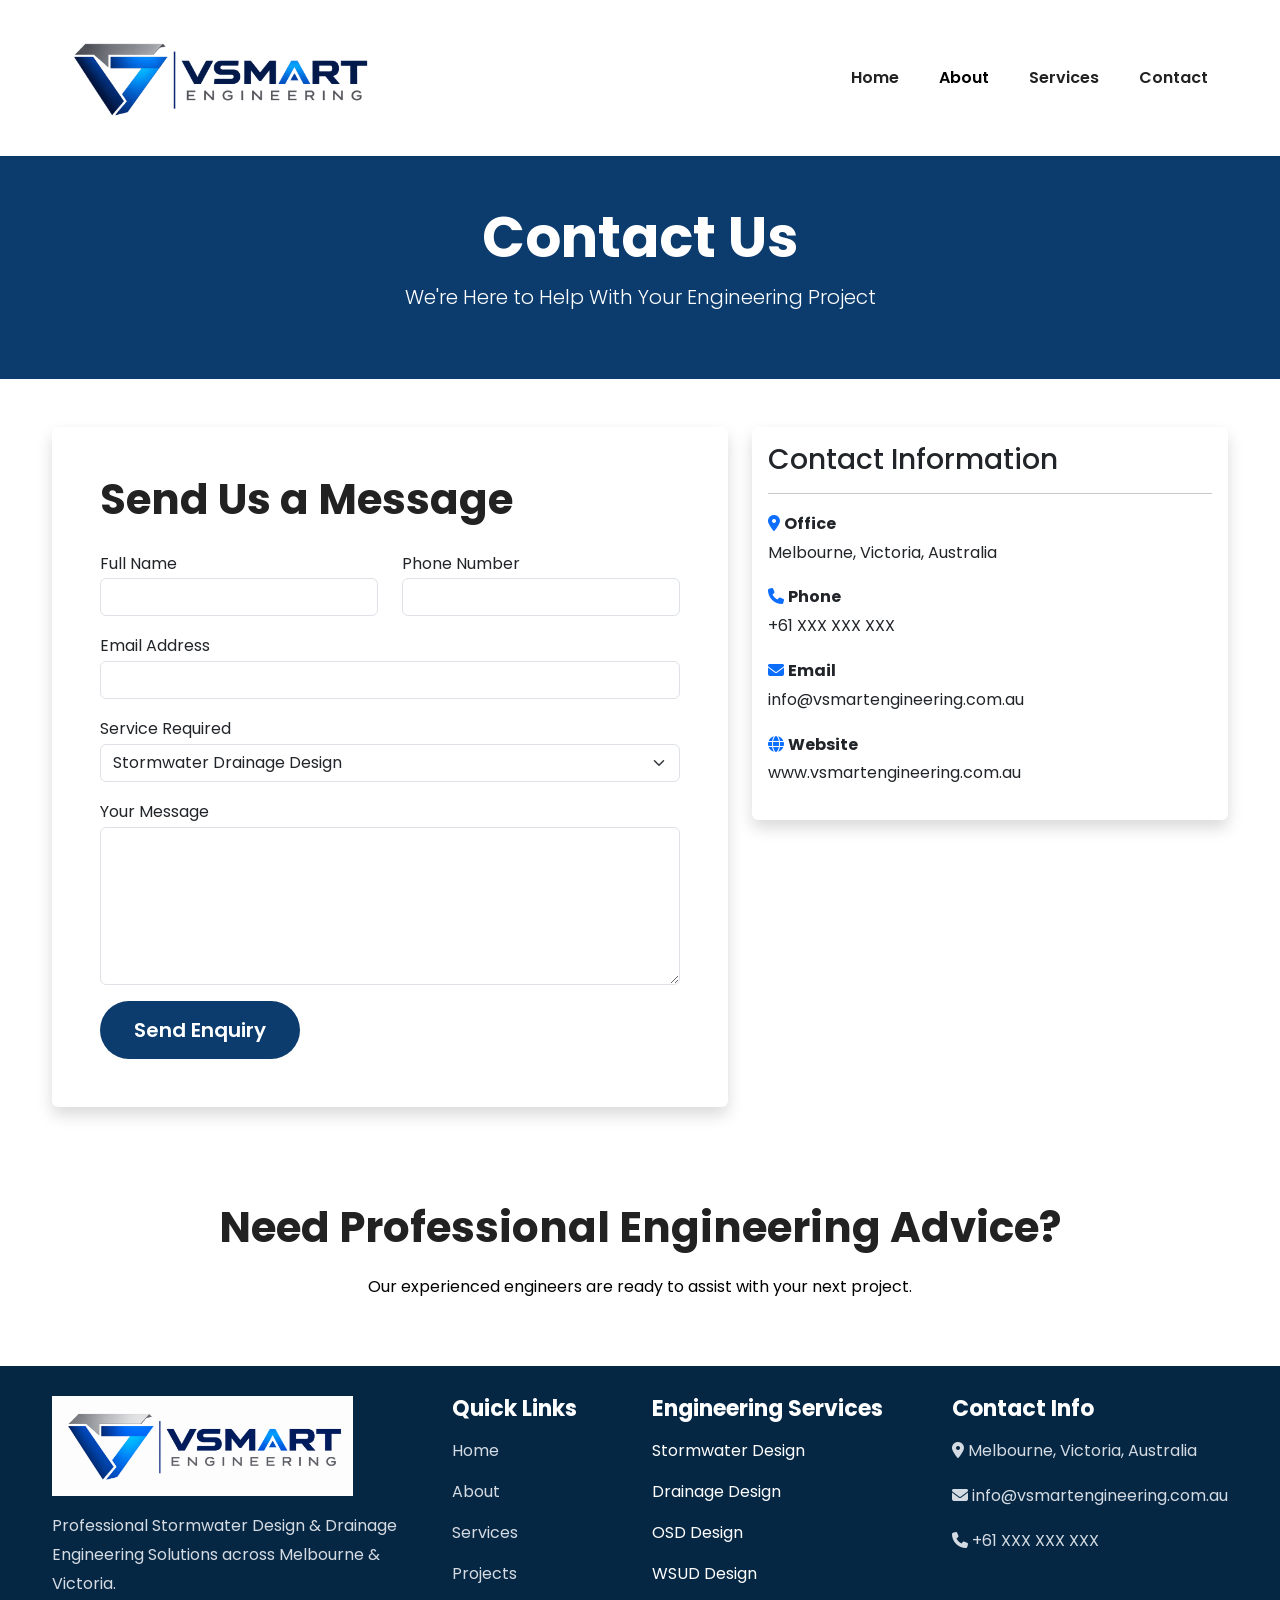
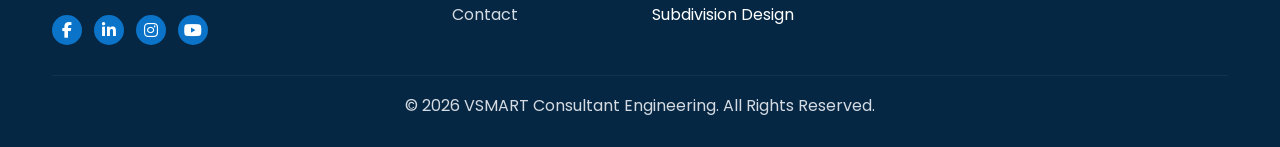
<file: contact.html>
<!DOCTYPE html>
<html lang="en">

<head>

<meta charset="UTF-8">
<meta name="viewport" content="width=device-width, initial-scale=1.0">

<title>Contact Us | VSMART Consultant Engineering</title>

<meta name="description"
content="Contact VSMART Consultant Engineering for professional stormwater, drainage, hydraulic and civil engineering services across Melbourne and Victoria.">

<link href="https://cdn.jsdelivr.net/npm/bootstrap@5.3.3/dist/css/bootstrap.min.css" rel="stylesheet">

<link rel="stylesheet"
href="https://cdnjs.cloudflare.com/ajax/libs/font-awesome/6.6.0/css/all.min.css">

<link rel="stylesheet" href="css/style.css">

</head>

<body>
<!--========================
HEADER
=========================-->

<nav class="navbar navbar-expand-lg navbar-light bg-white shadow-sm sticky-top">

<div class="container">

<a class="navbar-brand" href="index.html">

<img src="images/logo_VS.jpeg" height="65" alt="VSMART Logo">

</a>

<button class="navbar-toggler"
type="button"
data-bs-toggle="collapse"
data-bs-target="#navbarNav">

<span class="navbar-toggler-icon"></span>

</button>

<div class="collapse navbar-collapse" id="navbarNav">

<ul class="navbar-nav ms-auto">

<li class="nav-item">

<a class="nav-link" href="index.html">Home</a>

</li>

<li class="nav-item">

<a class="nav-link active" href="about.html">About</a>

</li>

<li class="nav-item">

<a class="nav-link" href="services.html">Services</a>

</li>



<li class="nav-item">

<a class="nav-link" href="contact.html">Contact</a>

</li>

</ul>

</div>

</div>

</nav>



<!-- Hero -->
<section class="text-white py-5" style="background-color: #0B3C6D;">


<div class="container text-center">

<h1 class="display-4 fw-bold">

Contact Us

</h1>

<p class="lead">

We're Here to Help With Your Engineering Project

</p>

</div>

</section>

<!-- Contact Section -->

<section class="py-5">

<div class="container">

<div class="row">

<!-- Contact Form -->

<div class="col-lg-7">

<div class="card shadow border-0">

<div class="card-body p-5">

<h2 class="mb-4">

Send Us a Message

</h2>

<form action="contact-form.php" method="POST">

<div class="row">

<div class="col-md-6 mb-3">

<label>Full Name</label>

<input type="text"

class="form-control"

name="name"

required>

</div>

<div class="col-md-6 mb-3">

<label>Phone Number</label>

<input type="tel"

class="form-control"

name="phone"

required>

</div>

</div>

<div class="mb-3">

<label>Email Address</label>

<input type="email"

class="form-control"

name="email"

required>

</div>

<div class="mb-3">

<label>Service Required</label>

<select class="form-select" name="service">

<option>Stormwater Drainage Design</option>

<option>OSD Design</option>

<option>WSUD Design</option>

<option>Hydraulic Modelling</option>

<option>Flood Modelling</option>

<option>Subdivision Drainage</option>

<option>Residential Development</option>

<option>Commercial Development</option>

<option>LPOD</option>

<option>General Enquiry</option>

</select>

</div>

<div class="mb-3">

<label>Your Message</label>

<textarea rows="6"

class="form-control"

name="message"

required></textarea>

</div>

<button class="btn btn-primary btn-lg">

Send Enquiry

</button>

</form>

</div>

</div>

</div>

<!-- Contact Info -->

<div class="col-lg-5">

<div class="card shadow border-0 mb-4">

<div class="card-body">

<h3>

Contact Information

</h3>

<hr>

<p>

<i class="fa-solid fa-location-dot text-primary"></i>

<strong>Office</strong><br>

Melbourne, Victoria, Australia

</p>

<p>

<i class="fa-solid fa-phone text-primary"></i>

<strong>Phone</strong><br>

+61 XXX XXX XXX

</p>

<p>

<i class="fa-solid fa-envelope text-primary"></i>

<strong>Email</strong><br>

info@vsmartengineering.com.au

</p>

<p>

<i class="fa-solid fa-globe text-primary"></i>

<strong>Website</strong><br>

www.vsmartengineering.com.au

</p>

</div>

</div>





</div>

</div>

</div>

</div>

</div>

</section>


<!-- CTA -->

<section class=" text-black py-5">

<div class="container text-center">

<h2>

Need Professional Engineering Advice?

</h2>

<p>

Our experienced engineers are ready to assist with your next project.

</p>



</div>

</section>

<!-- ================= FOOTER ================= -->

<footer class="footer">

<div class="container">

<div class="row">

<div class="col-lg-4">

<img src="images/logo_VS1.png"

class="mb-3">

<p>

Professional Stormwater Design &
Drainage Engineering Solutions
across Melbourne & Victoria.

</p>

<div class="social">

<a href="#"><i class="fab fa-facebook-f"></i></a>

<a href="#"><i class="fab fa-linkedin-in"></i></a>

<a href="#"><i class="fab fa-instagram"></i></a>

<a href="#"><i class="fab fa-youtube"></i></a>

</div>

</div>

<div class="col-lg-2">

<h5>Quick Links</h5>

<ul>

<li><a href="#">Home</a></li>

<li><a href="#">About</a></li>

<li><a href="#">Services</a></li>

<li><a href="#">Projects</a></li>

<li><a href="#">Contact</a></li>

</ul>

</div>

<div class="col-lg-3">

<h5>Engineering Services</h5>

<ul>

<li>Stormwater Design</li>

<li>Drainage Design</li>

<li>OSD Design</li>

<li>WSUD Design</li>

<li>Subdivision Design</li>

</ul>

</div>

<div class="col-lg-3">

<h5>Contact Info</h5>

<p>
<i class="fa-solid fa-location-dot"></i>
Melbourne, Victoria, Australia
</p>


<p>
<i class="fa-solid fa-envelope"></i>
info@vsmartengineering.com.au
</p>


<p>
<i class="fa-solid fa-phone"></i>
+61 XXX XXX XXX
</p></div>

</div>

<hr>

<div class="text-center copyright">

<p>

© 2026 VSMART Consultant Engineering.
All Rights Reserved.

</p>

</div>

</div>

</footer>

<script src="https://cdn.jsdelivr.net/npm/bootstrap@5.3.3/dist/js/bootstrap.bundle.min.js"></script>

</body>

</html>
</file>
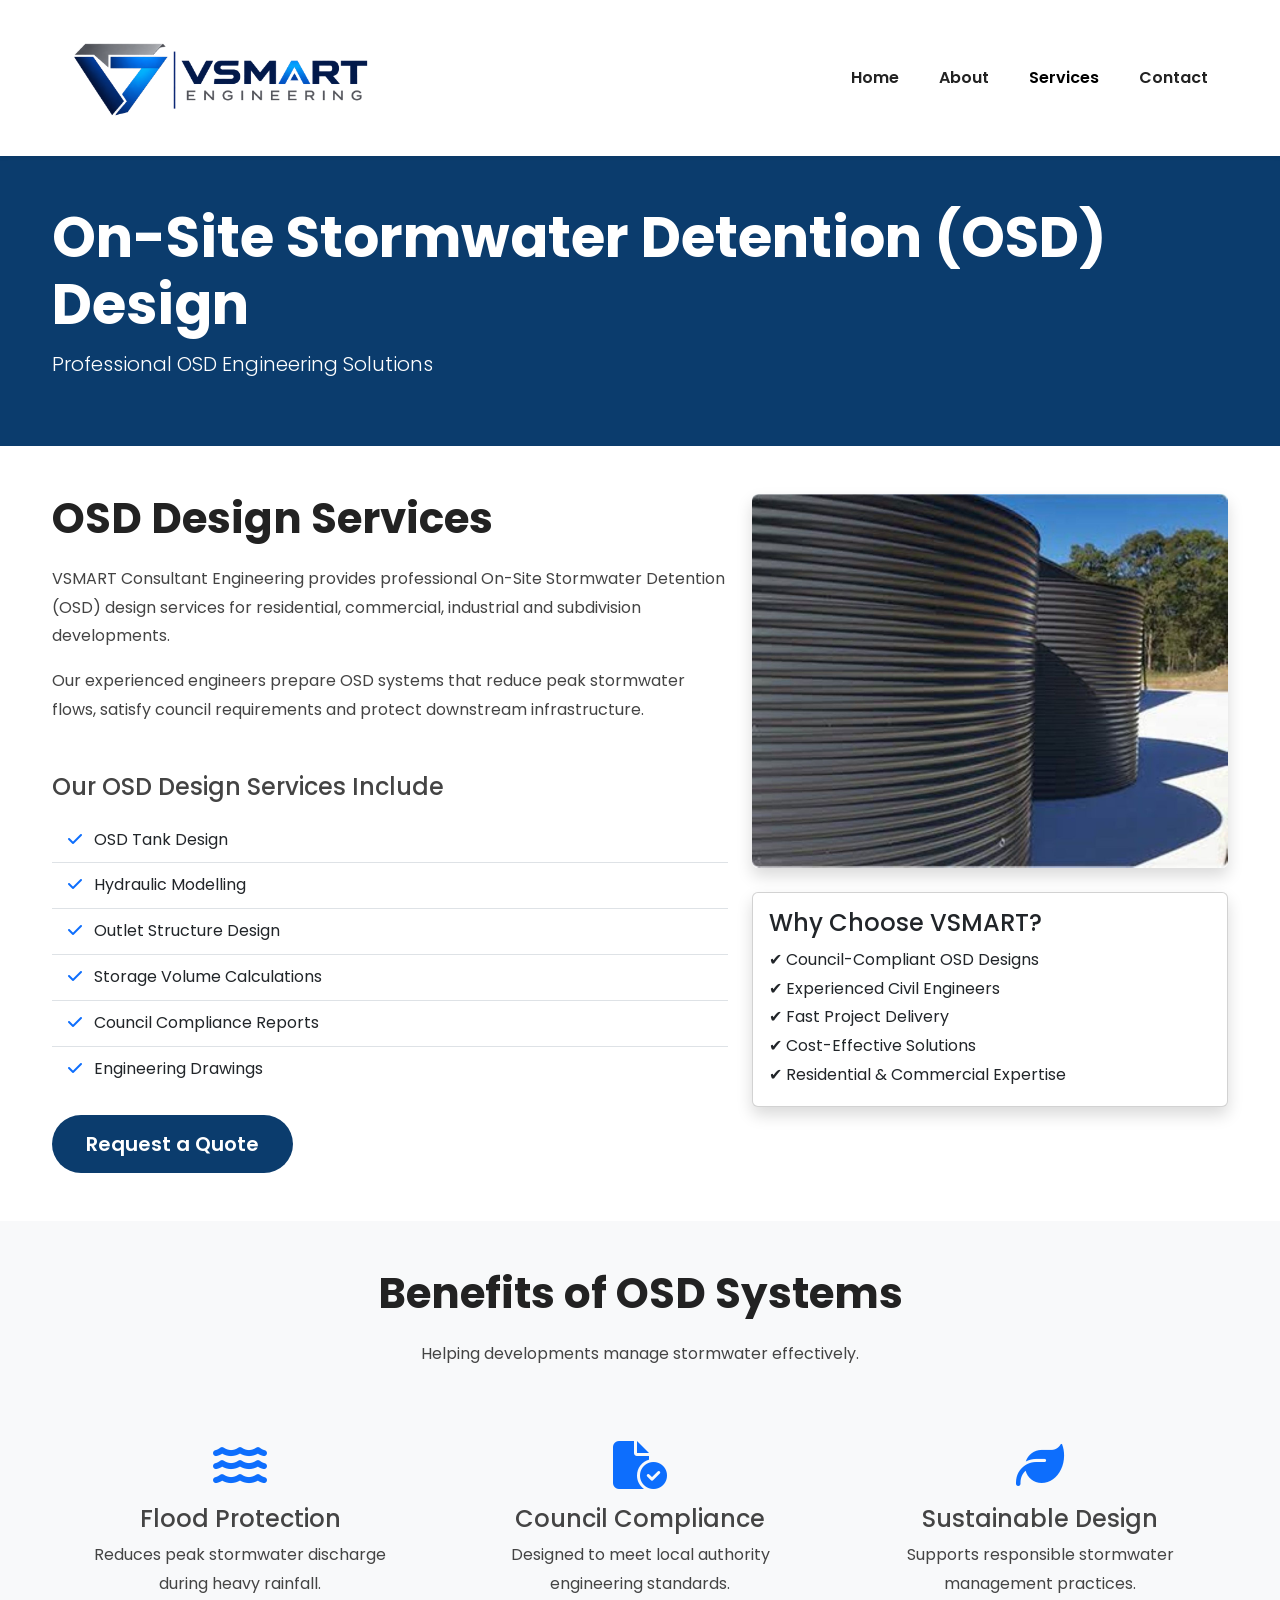
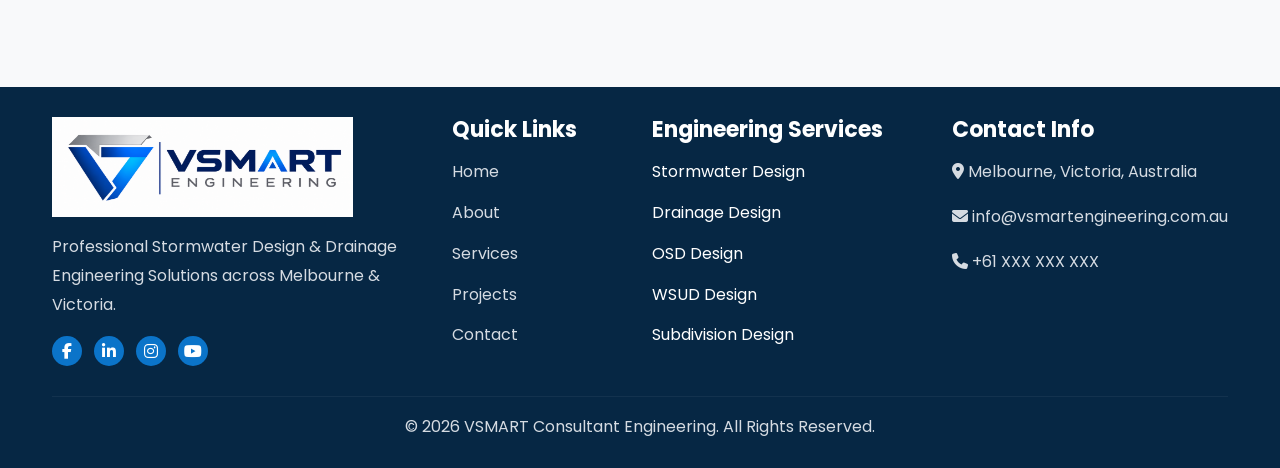
<file: osd-design.html>
<!DOCTYPE html>
<html lang="en">

<head>

<meta charset="UTF-8">
<meta name="viewport" content="width=device-width, initial-scale=1.0">

<title>OSD Design | VSMART Consultant Engineering</title>

<meta name="description"
content="Professional On-Site Stormwater Detention (OSD) Design services across Melbourne and Victoria.">

<link href="https://cdn.jsdelivr.net/npm/bootstrap@5.3.3/dist/css/bootstrap.min.css" rel="stylesheet">

<link rel="stylesheet"
href="https://cdnjs.cloudflare.com/ajax/libs/font-awesome/6.6.0/css/all.min.css">

<link rel="stylesheet" href="css/style.css">

</head>

<body>

<!-- Header -->

<nav class="navbar navbar-expand-lg navbar-light bg-white shadow-sm">

<div class="container">

<a class="navbar-brand" href="index.html">

<img src="images/logo_VS.jpeg" height="65" alt="VSMART Logo">

</a>

<button class="navbar-toggler"
type="button"
data-bs-toggle="collapse"
data-bs-target="#navbarNav">

<span class="navbar-toggler-icon"></span>

</button>

<div class="collapse navbar-collapse" id="navbarNav">

<ul class="navbar-nav ms-auto">

<li class="nav-item">
<a class="nav-link" href="index.html">Home</a>
</li>

<li class="nav-item">
<a class="nav-link" href="about.html">About</a>
</li>

<li class="nav-item">
<a class="nav-link active" href="services.html">Services</a>
</li>

<li class="nav-item">
<a class="nav-link" href="contact.html">Contact</a>
</li>

</ul>

</div>

</div>

</nav>

<!-- Hero -->

<section class="text-white py-5" style="background-color: #0B3C6D;">

<div class="container">

<h1 class="display-4 fw-bold">

On-Site Stormwater Detention (OSD) Design

</h1>

<p class="lead">

Professional OSD Engineering Solutions

</p>

</div>

</section>

<!-- Main Content -->

<section class="py-5">

<div class="container">

<div class="row">

<div class="col-lg-7">

<h2>

OSD Design Services

</h2>

<p>

VSMART Consultant Engineering provides professional
On-Site Stormwater Detention (OSD) design services for
residential, commercial, industrial and subdivision developments.

</p>

<p>

Our experienced engineers prepare OSD systems that reduce
peak stormwater flows, satisfy council requirements and
protect downstream infrastructure.

</p>

<h4 class="mt-5">

Our OSD Design Services Include

</h4>

<ul class="list-group list-group-flush mt-3">

<li class="list-group-item">
<i class="fa-solid fa-check text-primary me-2"></i>
OSD Tank Design
</li>

<li class="list-group-item">
<i class="fa-solid fa-check text-primary me-2"></i>
Hydraulic Modelling
</li>

<li class="list-group-item">
<i class="fa-solid fa-check text-primary me-2"></i>
Outlet Structure Design
</li>

<li class="list-group-item">
<i class="fa-solid fa-check text-primary me-2"></i>
Storage Volume Calculations
</li>

<li class="list-group-item">
<i class="fa-solid fa-check text-primary me-2"></i>
Council Compliance Reports
</li>

<li class="list-group-item">
<i class="fa-solid fa-check text-primary me-2"></i>
Engineering Drawings
</li>

</ul>

<a href="contact.html" class="btn btn-primary btn-lg mt-4">

Request a Quote

</a>

</div>

<div class="col-lg-5">

<img src="images/service22.jpg"
class="img-fluid rounded shadow"
alt="OSD Design">

<div class="card shadow mt-4">

<div class="card-body">

<h4>

Why Choose VSMART?

</h4>

<ul>

<li>✔ Council-Compliant OSD Designs</li>

<li>✔ Experienced Civil Engineers</li>

<li>✔ Fast Project Delivery</li>

<li>✔ Cost-Effective Solutions</li>

<li>✔ Residential & Commercial Expertise</li>

</ul>

</div>

</div>

</div>

</div>

</div>

</section>

<!-- Benefits -->

<section class="py-5 bg-light">

<div class="container">

<div class="text-center mb-5">

<h2>Benefits of OSD Systems</h2>

<p>Helping developments manage stormwater effectively.</p>

</div>

<div class="row">

<div class="col-md-4">

<div class="text-center p-4">

<i class="fa-solid fa-water fa-3x text-primary mb-3"></i>

<h4>Flood Protection</h4>

<p>Reduces peak stormwater discharge during heavy rainfall.</p>

</div>

</div>

<div class="col-md-4">

<div class="text-center p-4">

<i class="fa-solid fa-file-circle-check fa-3x text-primary mb-3"></i>

<h4>Council Compliance</h4>

<p>Designed to meet local authority engineering standards.</p>

</div>

</div>

<div class="col-md-4">

<div class="text-center p-4">

<i class="fa-solid fa-leaf fa-3x text-primary mb-3"></i>

<h4>Sustainable Design</h4>

<p>Supports responsible stormwater management practices.</p>

</div>

</div>

</div>

</div>

</section>



<!-- ================= FOOTER ================= -->

<footer class="footer">

<div class="container">

<div class="row">

<div class="col-lg-4">

<img src="images/logo_VS1.png"

class="mb-3">

<p>

Professional Stormwater Design &
Drainage Engineering Solutions
across Melbourne & Victoria.

</p>

<div class="social">

<a href="#"><i class="fab fa-facebook-f"></i></a>

<a href="#"><i class="fab fa-linkedin-in"></i></a>

<a href="#"><i class="fab fa-instagram"></i></a>

<a href="#"><i class="fab fa-youtube"></i></a>

</div>

</div>

<div class="col-lg-2">

<h5>Quick Links</h5>

<ul>

<li><a href="#">Home</a></li>

<li><a href="#">About</a></li>

<li><a href="#">Services</a></li>

<li><a href="#">Projects</a></li>

<li><a href="#">Contact</a></li>

</ul>

</div>

<div class="col-lg-3">

<h5>Engineering Services</h5>

<ul>

<li>Stormwater Design</li>

<li>Drainage Design</li>

<li>OSD Design</li>

<li>WSUD Design</li>

<li>Subdivision Design</li>

</ul>

</div>

<div class="col-lg-3">

<h5>Contact Info</h5>

<p>
<i class="fa-solid fa-location-dot"></i>
Melbourne, Victoria, Australia
</p>


<p>
<i class="fa-solid fa-envelope"></i>
info@vsmartengineering.com.au
</p>


<p>
<i class="fa-solid fa-phone"></i>
+61 XXX XXX XXX
</p></div>

</div>

<hr>

<div class="text-center copyright">

<p>

© 2026 VSMART Consultant Engineering.
All Rights Reserved.

</p>

</div>

</div>

</footer>

<script src="https://cdn.jsdelivr.net/npm/bootstrap@5.3.3/dist/js/bootstrap.bundle.min.js"></script>

<script src="js/script.js"></script>

</body>

</html>
</file>
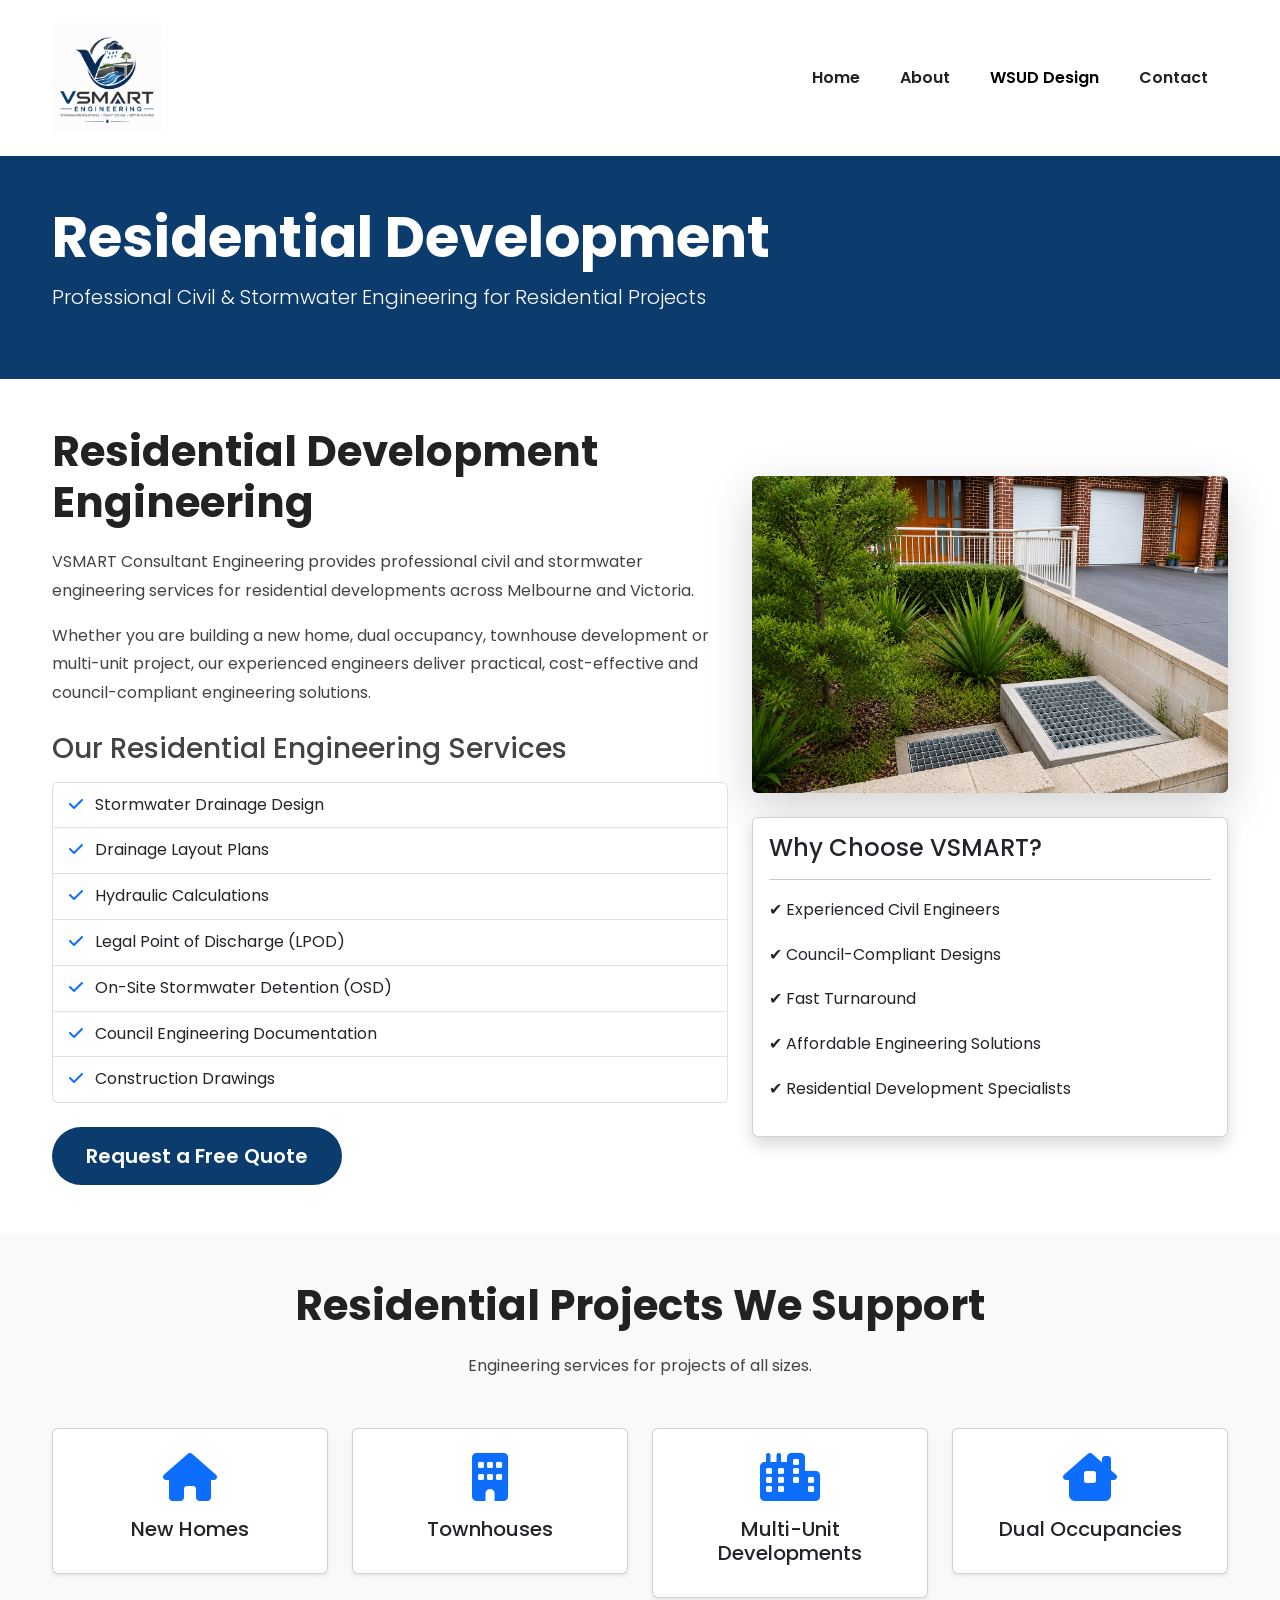
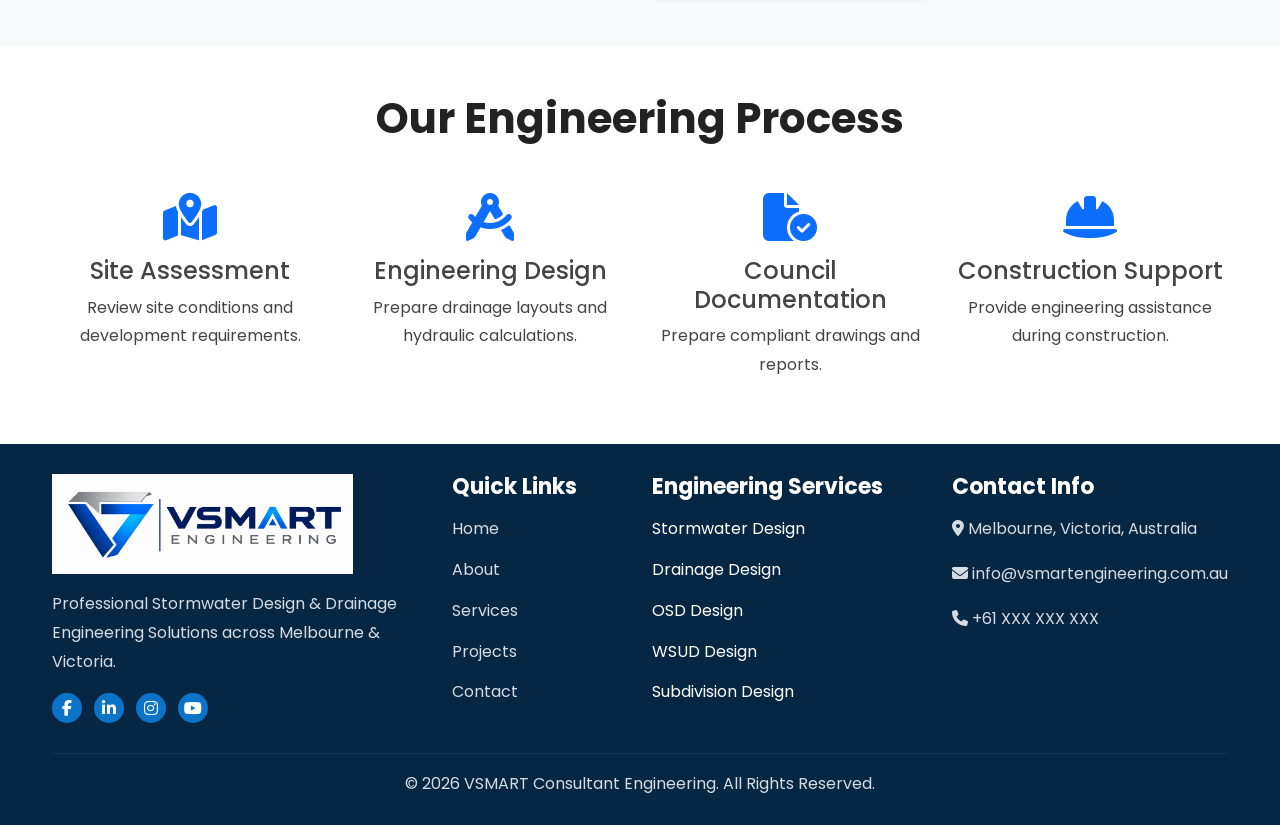
<file: residential-development.html>
<!DOCTYPE html>
<html lang="en">

<head>

<meta charset="UTF-8">
<meta name="viewport" content="width=device-width, initial-scale=1.0">

<title>Residential Development | VSMART Consultant Engineering</title>

<meta name="description"
content="Residential stormwater and civil engineering design services for new homes, dual occupancies, townhouses and multi-unit developments across Melbourne and Victoria.">

<link href="https://cdn.jsdelivr.net/npm/bootstrap@5.3.3/dist/css/bootstrap.min.css" rel="stylesheet">

<link rel="stylesheet"
href="https://cdnjs.cloudflare.com/ajax/libs/font-awesome/6.6.0/css/all.min.css">

<link rel="stylesheet"
href="css/style.css">

</head>


<body>

<!-- Header -->

<nav class="navbar navbar-expand-lg navbar-light bg-white shadow-sm">

<div class="container">

<a class="navbar-brand" href="index.html">

<img src="images/logo.png" height="65" alt="VSMART Engineering">

</a>

<button class="navbar-toggler"
type="button"
data-bs-toggle="collapse"
data-bs-target="#navbarNav">

<span class="navbar-toggler-icon"></span>

</button>

<div class="collapse navbar-collapse" id="navbarNav">

<ul class="navbar-nav ms-auto">

<li class="nav-item">
<a class="nav-link" href="index.html">Home</a>
</li>

<li class="nav-item">
<a class="nav-link" href="about.html">About</a>
</li>

<li class="nav-item">
<a class="nav-link active" href="#">WSUD Design</a>
</li>

<li class="nav-item">
<a class="nav-link" href="contact.html">Contact</a>
</li>

</ul>

</div>

</div>

</nav>


<!-- HERO -->

<section class="text-white py-5" style="background-color: #0B3C6D;">

<div class="container">

<h1 class="display-4 fw-bold">

Residential Development

</h1>

<p class="lead">

Professional Civil & Stormwater Engineering for Residential Projects

</p>

</div>

</section>

<!-- ABOUT -->

<section class="py-5">

<div class="container">

<div class="row align-items-center">

<div class="col-lg-7">

<h2>

Residential Development Engineering

</h2>

<p>

VSMART Consultant Engineering provides professional civil and stormwater engineering services for residential developments across Melbourne and Victoria.

</p>

<p>

Whether you are building a new home, dual occupancy, townhouse development or multi-unit project, our experienced engineers deliver practical, cost-effective and council-compliant engineering solutions.

</p>

<h3 class="mt-4">

Our Residential Engineering Services

</h3>

<ul class="list-group mt-3">

<li class="list-group-item">

<i class="fa-solid fa-check text-primary me-2"></i>

Stormwater Drainage Design

</li>

<li class="list-group-item">

<i class="fa-solid fa-check text-primary me-2"></i>

Drainage Layout Plans

</li>

<li class="list-group-item">

<i class="fa-solid fa-check text-primary me-2"></i>

Hydraulic Calculations

</li>

<li class="list-group-item">

<i class="fa-solid fa-check text-primary me-2"></i>

Legal Point of Discharge (LPOD)

</li>

<li class="list-group-item">

<i class="fa-solid fa-check text-primary me-2"></i>

On-Site Stormwater Detention (OSD)

</li>

<li class="list-group-item">

<i class="fa-solid fa-check text-primary me-2"></i>

Council Engineering Documentation

</li>

<li class="list-group-item">

<i class="fa-solid fa-check text-primary me-2"></i>

Construction Drawings

</li>

</ul>

<a href="contact.html" class="btn btn-primary btn-lg mt-4">

Request a Free Quote

</a>

</div>

<div class="col-lg-5">

<img src="images/project1.png"

class="img-fluid rounded shadow-lg"

alt="Residential Development">

<div class="card mt-4 shadow">

<div class="card-body">

<h4>

Why Choose VSMART?

</h4>

<hr>

<p>✔ Experienced Civil Engineers</p>

<p>✔ Council-Compliant Designs</p>

<p>✔ Fast Turnaround</p>

<p>✔ Affordable Engineering Solutions</p>

<p>✔ Residential Development Specialists</p>

</div>

</div>

</div>

</div>

</div>

</section>

<!-- PROJECT TYPES -->

<section class="py-5 bg-light">

<div class="container">

<div class="text-center mb-5">

<h2>

Residential Projects We Support

</h2>

<p>

Engineering services for projects of all sizes.

</p>

</div>

<div class="row">

<div class="col-md-3">

<div class="card text-center shadow-sm p-4">

<i class="fa-solid fa-house fa-3x text-primary mb-3"></i>

<h5>New Homes</h5>

</div>

</div>

<div class="col-md-3">

<div class="card text-center shadow-sm p-4">

<i class="fa-solid fa-building fa-3x text-primary mb-3"></i>

<h5>Townhouses</h5>

</div>

</div>

<div class="col-md-3">

<div class="card text-center shadow-sm p-4">

<i class="fa-solid fa-city fa-3x text-primary mb-3"></i>

<h5>Multi-Unit Developments</h5>

</div>

</div>

<div class="col-md-3">

<div class="card text-center shadow-sm p-4">

<i class="fa-solid fa-house-chimney-window fa-3x text-primary mb-3"></i>

<h5>Dual Occupancies</h5>

</div>

</div>

</div>

</div>

</section>

<!-- PROCESS -->

<section class="py-5">

<div class="container">

<div class="text-center mb-5">

<h2>

Our Engineering Process

</h2>

</div>

<div class="row text-center">

<div class="col-lg-3">

<i class="fa-solid fa-map-location-dot fa-3x text-primary mb-3"></i>

<h4>Site Assessment</h4>

<p>Review site conditions and development requirements.</p>

</div>

<div class="col-lg-3">

<i class="fa-solid fa-compass-drafting fa-3x text-primary mb-3"></i>

<h4>Engineering Design</h4>

<p>Prepare drainage layouts and hydraulic calculations.</p>

</div>

<div class="col-lg-3">

<i class="fa-solid fa-file-circle-check fa-3x text-primary mb-3"></i>

<h4>Council Documentation</h4>

<p>Prepare compliant drawings and reports.</p>

</div>

<div class="col-lg-3">

<i class="fa-solid fa-helmet-safety fa-3x text-primary mb-3"></i>

<h4>Construction Support</h4>

<p>Provide engineering assistance during construction.</p>

</div>

</div>

</div>

</section>



<!-- ================= FOOTER ================= -->

<footer class="footer">

<div class="container">

<div class="row">

<div class="col-lg-4">

<img src="images/logo_VS1.png"

class="mb-3">

<p>

Professional Stormwater Design &
Drainage Engineering Solutions
across Melbourne & Victoria.

</p>

<div class="social">

<a href="#"><i class="fab fa-facebook-f"></i></a>

<a href="#"><i class="fab fa-linkedin-in"></i></a>

<a href="#"><i class="fab fa-instagram"></i></a>

<a href="#"><i class="fab fa-youtube"></i></a>

</div>

</div>

<div class="col-lg-2">

<h5>Quick Links</h5>

<ul>

<li><a href="#">Home</a></li>

<li><a href="#">About</a></li>

<li><a href="#">Services</a></li>

<li><a href="#">Projects</a></li>

<li><a href="#">Contact</a></li>

</ul>

</div>

<div class="col-lg-3">

<h5>Engineering Services</h5>

<ul>

<li>Stormwater Design</li>

<li>Drainage Design</li>

<li>OSD Design</li>

<li>WSUD Design</li>

<li>Subdivision Design</li>

</ul>

</div>

<div class="col-lg-3">

<h5>Contact Info</h5>

<p>
<i class="fa-solid fa-location-dot"></i>
Melbourne, Victoria, Australia
</p>


<p>
<i class="fa-solid fa-envelope"></i>
info@vsmartengineering.com.au
</p>


<p>
<i class="fa-solid fa-phone"></i>
+61 XXX XXX XXX
</p></div>

</div>

<hr>

<div class="text-center copyright">

<p>

© 2026 VSMART Consultant Engineering.
All Rights Reserved.

</p>

</div>

</div>

</footer>

<script src="https://cdn.jsdelivr.net/npm/bootstrap@5.3.3/dist/js/bootstrap.bundle.min.js"></script>

<script src="js/script.js"></script>

</body>

</html>
</file>
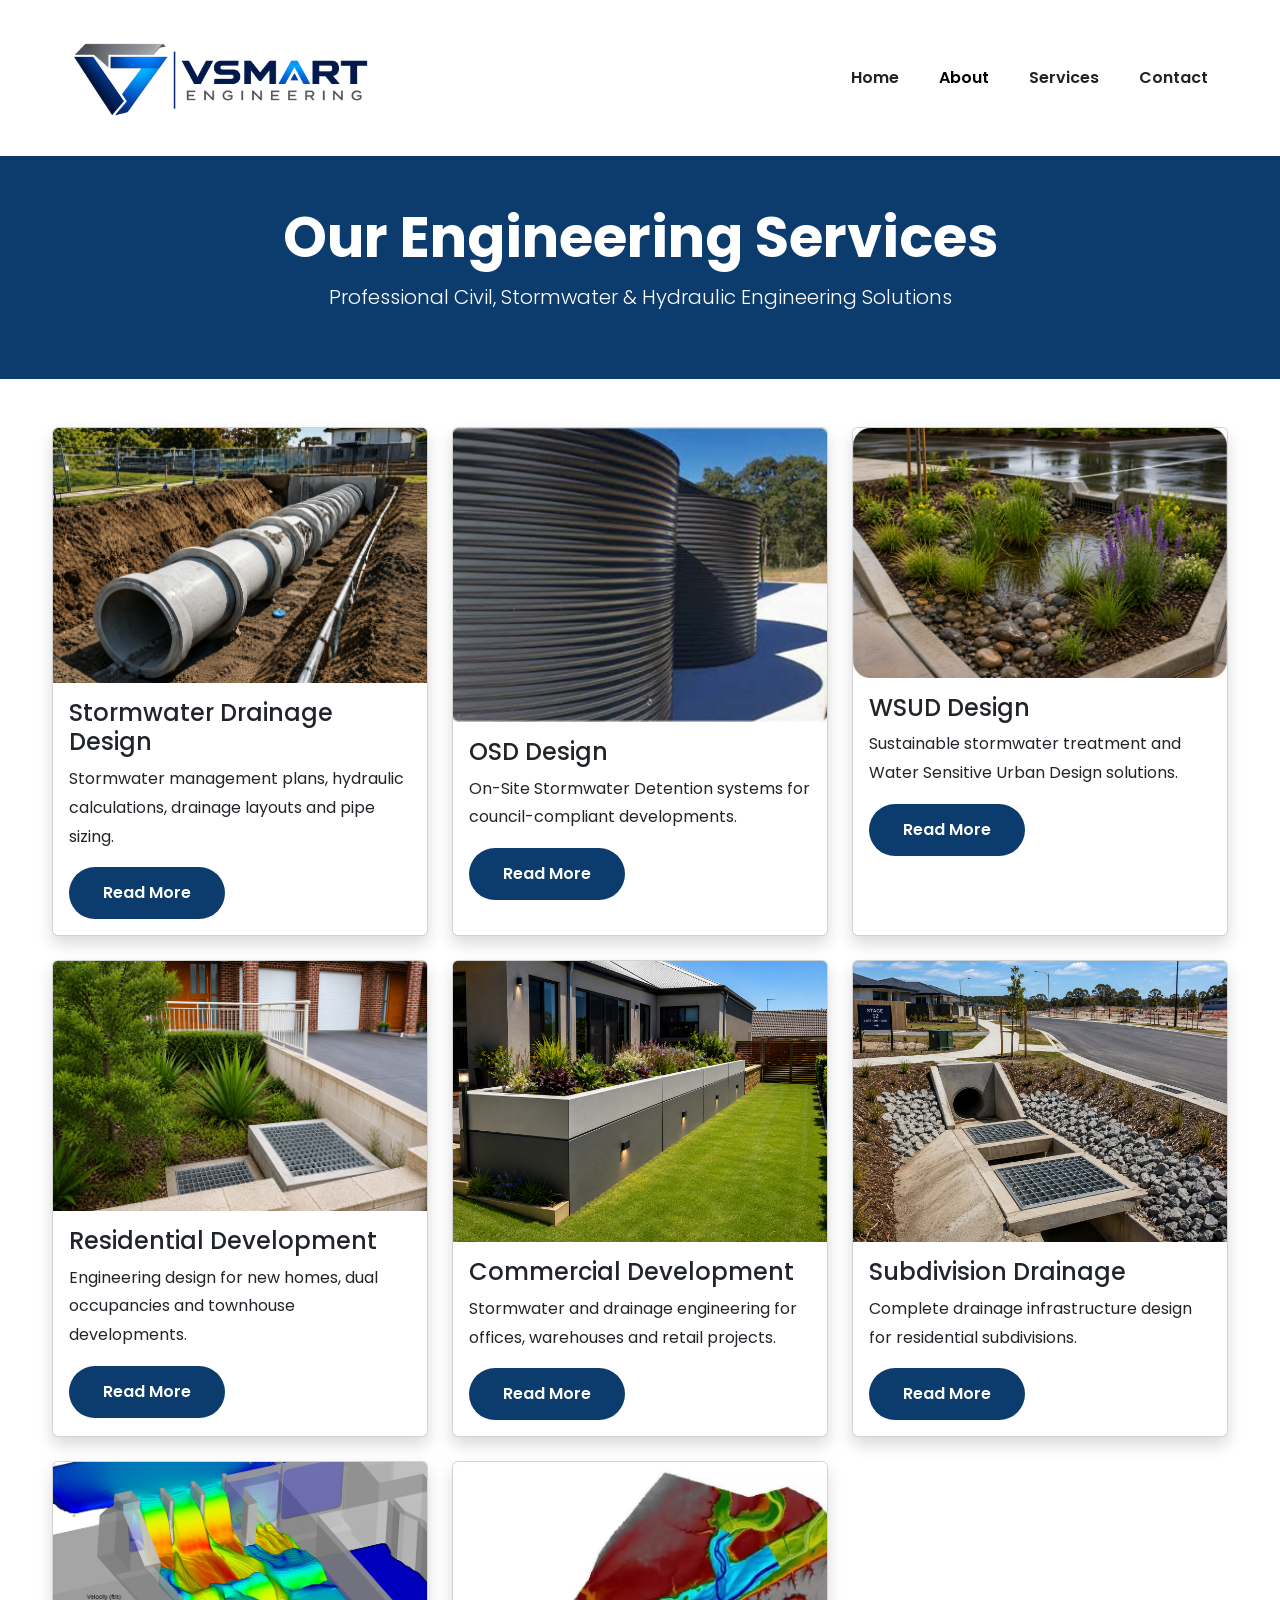
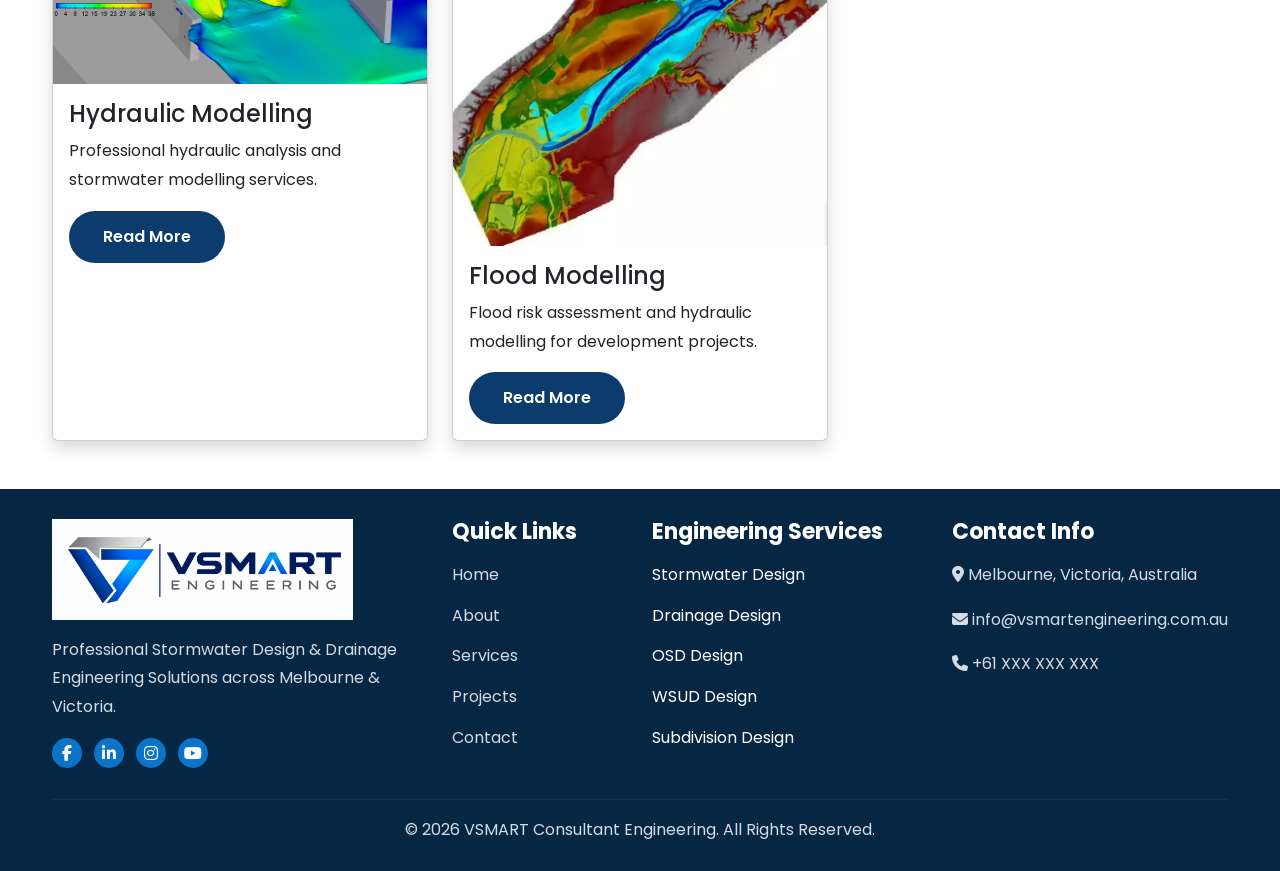
<file: services.html>
<!DOCTYPE html>
<html lang="en">

<head>

<meta charset="UTF-8">
<meta name="viewport" content="width=device-width, initial-scale=1.0">

<title>Engineering Services | VSMART Consultant Engineering</title>

<meta name="description"
content="Stormwater, drainage, hydraulic and civil engineering services across Melbourne and Victoria.">

<link href="https://cdn.jsdelivr.net/npm/bootstrap@5.3.3/dist/css/bootstrap.min.css" rel="stylesheet">

<link rel="stylesheet"
href="https://cdnjs.cloudflare.com/ajax/libs/font-awesome/6.6.0/css/all.min.css">

<link rel="stylesheet" href="css/style.css">

</head>

<body>
<!--========================
HEADER
=========================-->

<nav class="navbar navbar-expand-lg navbar-light bg-white shadow-sm sticky-top">

<div class="container">

<a class="navbar-brand" href="index.html">

<img src="images/logo_VS.jpeg" height="65" alt="VSMART Logo">

</a>

<button class="navbar-toggler"
type="button"
data-bs-toggle="collapse"
data-bs-target="#navbarNav">

<span class="navbar-toggler-icon"></span>

</button>

<div class="collapse navbar-collapse" id="navbarNav">

<ul class="navbar-nav ms-auto">

<li class="nav-item">

<a class="nav-link" href="index.html">Home</a>

</li>

<li class="nav-item">

<a class="nav-link active" href="about.html">About</a>

</li>

<li class="nav-item">

<a class="nav-link" href="services.html">Services</a>

</li>



<li class="nav-item">

<a class="nav-link" href="contact.html">Contact</a>

</li>

</ul>

</div>

</div>

</nav>



<!-- Hero -->

<section class="text-white py-5" style="background-color: #0B3C6D;">

<div class="container text-center">

<h1 class="display-4 fw-bold">

Our Engineering Services

</h1>

<p class="lead">

Professional Civil, Stormwater & Hydraulic Engineering Solutions

</p>

</div>

</section>

<!-- Services -->

<section class="py-5">

<div class="container">

<div class="row g-4">

<!-- Stormwater -->

<div class="col-lg-4 col-md-6">

<div class="card service-card shadow h-100">

<img src="images/service1.jpeg"
class="card-img-top"
alt="Stormwater">

<div class="card-body">

<h4>Stormwater Drainage Design</h4>

<p>

Stormwater management plans, hydraulic calculations, drainage layouts and pipe sizing.

</p>

<a href="stormwater-drainage-design.html"

class="btn btn-primary">

Read More

</a>

</div>

</div>

</div>

<!-- OSD -->

<div class="col-lg-4 col-md-6">

<div class="card service-card shadow h-100">

<img src="images/service22.jpg"
class="card-img-top"
alt="OSD">

<div class="card-body">

<h4>OSD Design</h4>

<p>

On-Site Stormwater Detention systems for council-compliant developments.

</p>

<a href="osd-design.html"

class="btn btn-primary">

Read More

</a>

</div>

</div>

</div>

<!-- WSUD -->

<div class="col-lg-4 col-md-6">

<div class="card service-card shadow h-100">

<img src="images/service33.jpeg"
class="card-img-top"
alt="WSUD">

<div class="card-body">

<h4>WSUD Design</h4>

<p>

Sustainable stormwater treatment and Water Sensitive Urban Design solutions.

</p>

<a href="wsud-design.html"

class="btn btn-primary">

Read More

</a>

</div>

</div>

</div>

<!-- Residential -->

<div class="col-lg-4 col-md-6">

<div class="card service-card shadow h-100">

<img src="images/project1.png"
class="card-img-top"
alt="Residential">

<div class="card-body">

<h4>Residential Development</h4>

<p>

Engineering design for new homes, dual occupancies and townhouse developments.

</p>

<a href="residential-development.html"

class="btn btn-primary">

Read More

</a>

</div>

</div>

</div>

<!-- Commercial -->

<div class="col-lg-4 col-md-6">

<div class="card service-card shadow h-100">

<img src="images/project2.png"
class="card-img-top"
alt="Commercial">

<div class="card-body">

<h4>Commercial Development</h4>

<p>

Stormwater and drainage engineering for offices, warehouses and retail projects.

</p>

<a href="commercial-development.html"

class="btn btn-primary">

Read More

</a>

</div>

</div>

</div>

<!-- Subdivision -->

<div class="col-lg-4 col-md-6">

<div class="card service-card shadow h-100">

<img src="images/project3.png"
class="card-img-top"
alt="Subdivision">

<div class="card-body">

<h4>Subdivision Drainage</h4>

<p>

Complete drainage infrastructure design for residential subdivisions.

</p>

<a href="subdivision-drainage.html"

class="btn btn-primary">

Read More

</a>

</div>

</div>

</div>

<!-- Hydraulic -->

<div class="col-lg-4 col-md-6">

<div class="card service-card shadow h-100">

<img src="images/modelling.jpg"
class="card-img-top"
alt="Hydraulic">

<div class="card-body">

<h4>Hydraulic Modelling</h4>

<p>

Professional hydraulic analysis and stormwater modelling services.

</p>

<a href="hydraulic-modelling.html"

class="btn btn-primary">

Read More

</a>

</div>

</div>

</div>

<!-- Flood -->

<div class="col-lg-4 col-md-6">

<div class="card service-card shadow h-100">

<img src="images/flood1.jpg"
class="card-img-top"
alt="Flood">

<div class="card-body">

<h4>Flood Modelling</h4>

<p>

Flood risk assessment and hydraulic modelling for development projects.

</p>

<a href="flood-modelling.html"

class="btn btn-primary">

Read More

</a>

</div>

</div>

</div>
</section>


<!-- Footer -->

<!-- ================= FOOTER ================= -->

<footer class="footer">

<div class="container">

<div class="row">

<div class="col-lg-4">

<img src="images/logo_VS1.png"

class="mb-3">

<p>

Professional Stormwater Design &
Drainage Engineering Solutions
across Melbourne & Victoria.

</p>

<div class="social">

<a href="#"><i class="fab fa-facebook-f"></i></a>

<a href="#"><i class="fab fa-linkedin-in"></i></a>

<a href="#"><i class="fab fa-instagram"></i></a>

<a href="#"><i class="fab fa-youtube"></i></a>

</div>

</div>

<div class="col-lg-2">

<h5>Quick Links</h5>

<ul>

<li><a href="#">Home</a></li>

<li><a href="#">About</a></li>

<li><a href="#">Services</a></li>

<li><a href="#">Projects</a></li>

<li><a href="#">Contact</a></li>

</ul>

</div>

<div class="col-lg-3">

<h5>Engineering Services</h5>

<ul>

<li>Stormwater Design</li>

<li>Drainage Design</li>

<li>OSD Design</li>

<li>WSUD Design</li>

<li>Subdivision Design</li>

</ul>

</div>

<div class="col-lg-3">

<h5>Contact Info</h5>

<p>
<i class="fa-solid fa-location-dot"></i>
Melbourne, Victoria, Australia
</p>


<p>
<i class="fa-solid fa-envelope"></i>
info@vsmartengineering.com.au
</p>


<p>
<i class="fa-solid fa-phone"></i>
+61 XXX XXX XXX
</p></div>

</div>

<hr>

<div class="text-center copyright">

<p>

© 2026 VSMART Consultant Engineering.
All Rights Reserved.

</p>

</div>

</div>

</footer>

<script src="https://cdn.jsdelivr.net/npm/bootstrap@5.3.3/dist/js/bootstrap.bundle.min.js"></script>

</body>

</html>
</file>
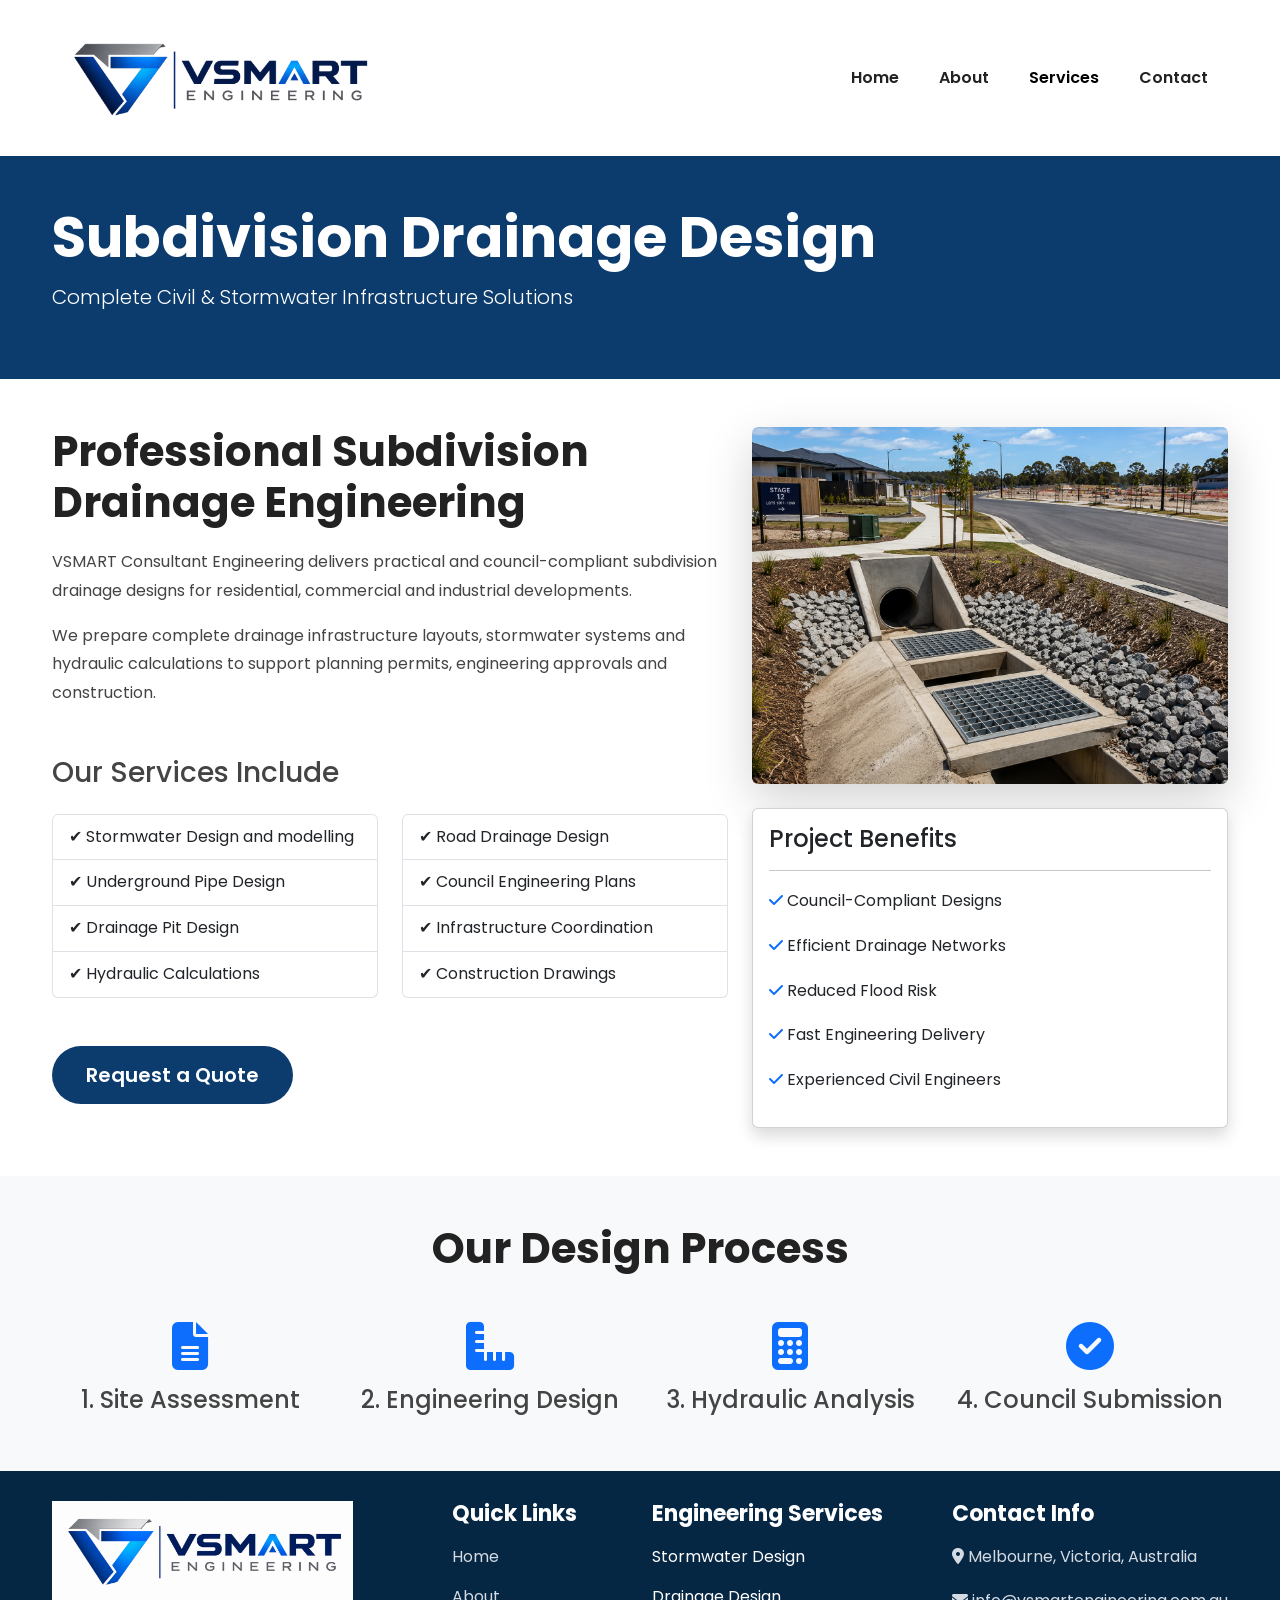
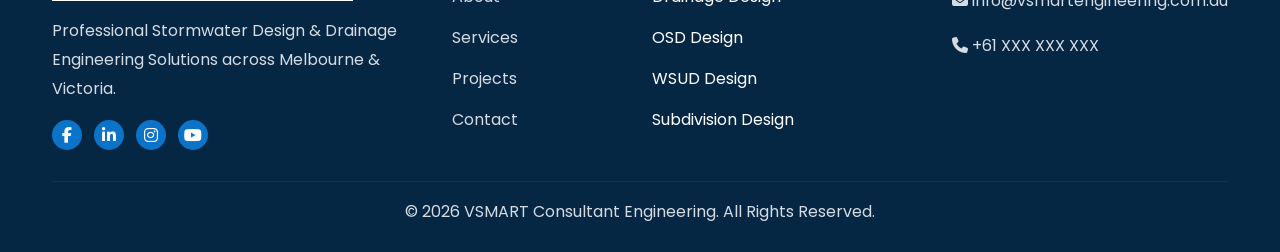
<file: subdivision-drainage.html>
<!DOCTYPE html>
<html lang="en">

<head>

<meta charset="UTF-8">
<meta name="viewport" content="width=device-width, initial-scale=1.0">

<title>Subdivision Drainage Design | VSMART Consultant Engineering</title>

<meta name="description"
content="Professional subdivision drainage design, stormwater infrastructure and council-compliant civil engineering services across Melbourne and Victoria.">

<link href="https://cdn.jsdelivr.net/npm/bootstrap@5.3.3/dist/css/bootstrap.min.css" rel="stylesheet">

<link rel="stylesheet"
href="https://cdnjs.cloudflare.com/ajax/libs/font-awesome/6.6.0/css/all.min.css">

<link rel="stylesheet" href="css/style.css">

</head>
<body>

<!-- Header -->

<nav class="navbar navbar-expand-lg navbar-light bg-white shadow-sm">

<div class="container">

<a class="navbar-brand" href="index.html">

<img src="images/logo_VS.jpeg" height="65" alt="VSMART Engineering">

</a>

<button class="navbar-toggler"
type="button"
data-bs-toggle="collapse"
data-bs-target="#navbarNav">

<span class="navbar-toggler-icon"></span>

</button>

<div class="collapse navbar-collapse" id="navbarNav">

<ul class="navbar-nav ms-auto">

<li class="nav-item">
<a class="nav-link" href="index.html">Home</a>
</li>

<li class="nav-item">
<a class="nav-link" href="about.html">About</a>
</li>

<li class="nav-item">
<a class="nav-link active" href="services.html">Services</a>
</li>

<li class="nav-item">
<a class="nav-link" href="contact.html">Contact</a>
</li>

</ul>

</div>

</div>

</nav>

<body>

<!-- Hero -->

<section class="text-white py-5" style="background-color: #0B3C6D;">

<div class="container">

<h1 class="display-4 fw-bold">

Subdivision Drainage Design

</h1>

<p class="lead">

Complete Civil & Stormwater Infrastructure Solutions

</p>

</div>

</section>

<!-- Service -->

<section class="py-5">

<div class="container">

<div class="row">

<div class="col-lg-7">

<h2>

Professional Subdivision Drainage Engineering

</h2>

<p>

VSMART Consultant Engineering delivers practical and
council-compliant subdivision drainage designs for
residential, commercial and industrial developments.

</p>

<p>

We prepare complete drainage infrastructure layouts,
stormwater systems and hydraulic calculations to
support planning permits, engineering approvals
and construction.

</p>

<h3 class="mt-5">

Our Services Include

</h3>

<div class="row mt-4">

<div class="col-md-6">

<ul class="list-group">

<li class="list-group-item">

✔ Stormwater Design and modelling

</li>

<li class="list-group-item">

✔ Underground Pipe Design

</li>

<li class="list-group-item">

✔ Drainage Pit Design

</li>

<li class="list-group-item">

✔ Hydraulic Calculations

</li>

</ul>

</div>

<div class="col-md-6">

<ul class="list-group">

<li class="list-group-item">

✔ Road Drainage Design

</li>

<li class="list-group-item">

✔ Council Engineering Plans

</li>

<li class="list-group-item">

✔ Infrastructure Coordination

</li>

<li class="list-group-item">

✔ Construction Drawings

</li>

</ul>

</div>

</div>

<a href="contact.html"

class="btn btn-primary btn-lg mt-5">

Request a Quote

</a>

</div>

<div class="col-lg-5">

<img src="images/project3.png"

class="img-fluid rounded shadow-lg"

alt="Subdivision Drainage">

<div class="card mt-4 shadow">

<div class="card-body">

<h4>

Project Benefits

</h4>

<hr>

<p>

<i class="fa fa-check text-primary"></i>

Council-Compliant Designs

</p>

<p>

<i class="fa fa-check text-primary"></i>

Efficient Drainage Networks

</p>

<p>

<i class="fa fa-check text-primary"></i>

Reduced Flood Risk

</p>

<p>

<i class="fa fa-check text-primary"></i>

Fast Engineering Delivery

</p>

<p>

<i class="fa fa-check text-primary"></i>

Experienced Civil Engineers

</p>

</div>

</div>

</div>

</div>

</div>

</section>

<!-- Process -->

<section class="py-5 bg-light">

<div class="container">

<div class="text-center mb-5">

<h2>

Our Design Process

</h2>

</div>

<div class="row">

<div class="col-lg-3">

<div class="text-center">

<i class="fa-solid fa-file-lines fa-3x text-primary mb-3"></i>

<h4>

1. Site Assessment

</h4>

</div>

</div>

<div class="col-lg-3">

<div class="text-center">

<i class="fa-solid fa-ruler-combined fa-3x text-primary mb-3"></i>

<h4>

2. Engineering Design

</h4>

</div>

</div>

<div class="col-lg-3">

<div class="text-center">

<i class="fa-solid fa-calculator fa-3x text-primary mb-3"></i>

<h4>

3. Hydraulic Analysis

</h4>

</div>

</div>

<div class="col-lg-3">

<div class="text-center">

<i class="fa-solid fa-circle-check fa-3x text-primary mb-3"></i>

<h4>

4. Council Submission

</h4>

</div>

</div>

</div>

</div>

</section>



<!-- ================= FOOTER ================= -->

<footer class="footer">

<div class="container">

<div class="row">

<div class="col-lg-4">

<img src="images/logo_VS1.png"

class="mb-3">

<p>

Professional Stormwater Design &
Drainage Engineering Solutions
across Melbourne & Victoria.

</p>

<div class="social">

<a href="#"><i class="fab fa-facebook-f"></i></a>

<a href="#"><i class="fab fa-linkedin-in"></i></a>

<a href="#"><i class="fab fa-instagram"></i></a>

<a href="#"><i class="fab fa-youtube"></i></a>

</div>

</div>

<div class="col-lg-2">

<h5>Quick Links</h5>

<ul>

<li><a href="#">Home</a></li>

<li><a href="#">About</a></li>

<li><a href="#">Services</a></li>

<li><a href="#">Projects</a></li>

<li><a href="#">Contact</a></li>

</ul>

</div>

<div class="col-lg-3">

<h5>Engineering Services</h5>

<ul>

<li>Stormwater Design</li>

<li>Drainage Design</li>

<li>OSD Design</li>

<li>WSUD Design</li>

<li>Subdivision Design</li>

</ul>

</div>

<div class="col-lg-3">

<h5>Contact Info</h5>

<p>
<i class="fa-solid fa-location-dot"></i>
Melbourne, Victoria, Australia
</p>


<p>
<i class="fa-solid fa-envelope"></i>
info@vsmartengineering.com.au
</p>


<p>
<i class="fa-solid fa-phone"></i>
+61 XXX XXX XXX
</p></div>

</div>

<hr>

<div class="text-center copyright">

<p>

© 2026 VSMART Consultant Engineering.
All Rights Reserved.

</p>

</div>

</div>

</footer>

<script src="https://cdn.jsdelivr.net/npm/bootstrap@5.3.3/dist/js/bootstrap.bundle.min.js"></script>

<script src="js/script.js"></script>

</body>

</html>
</file>
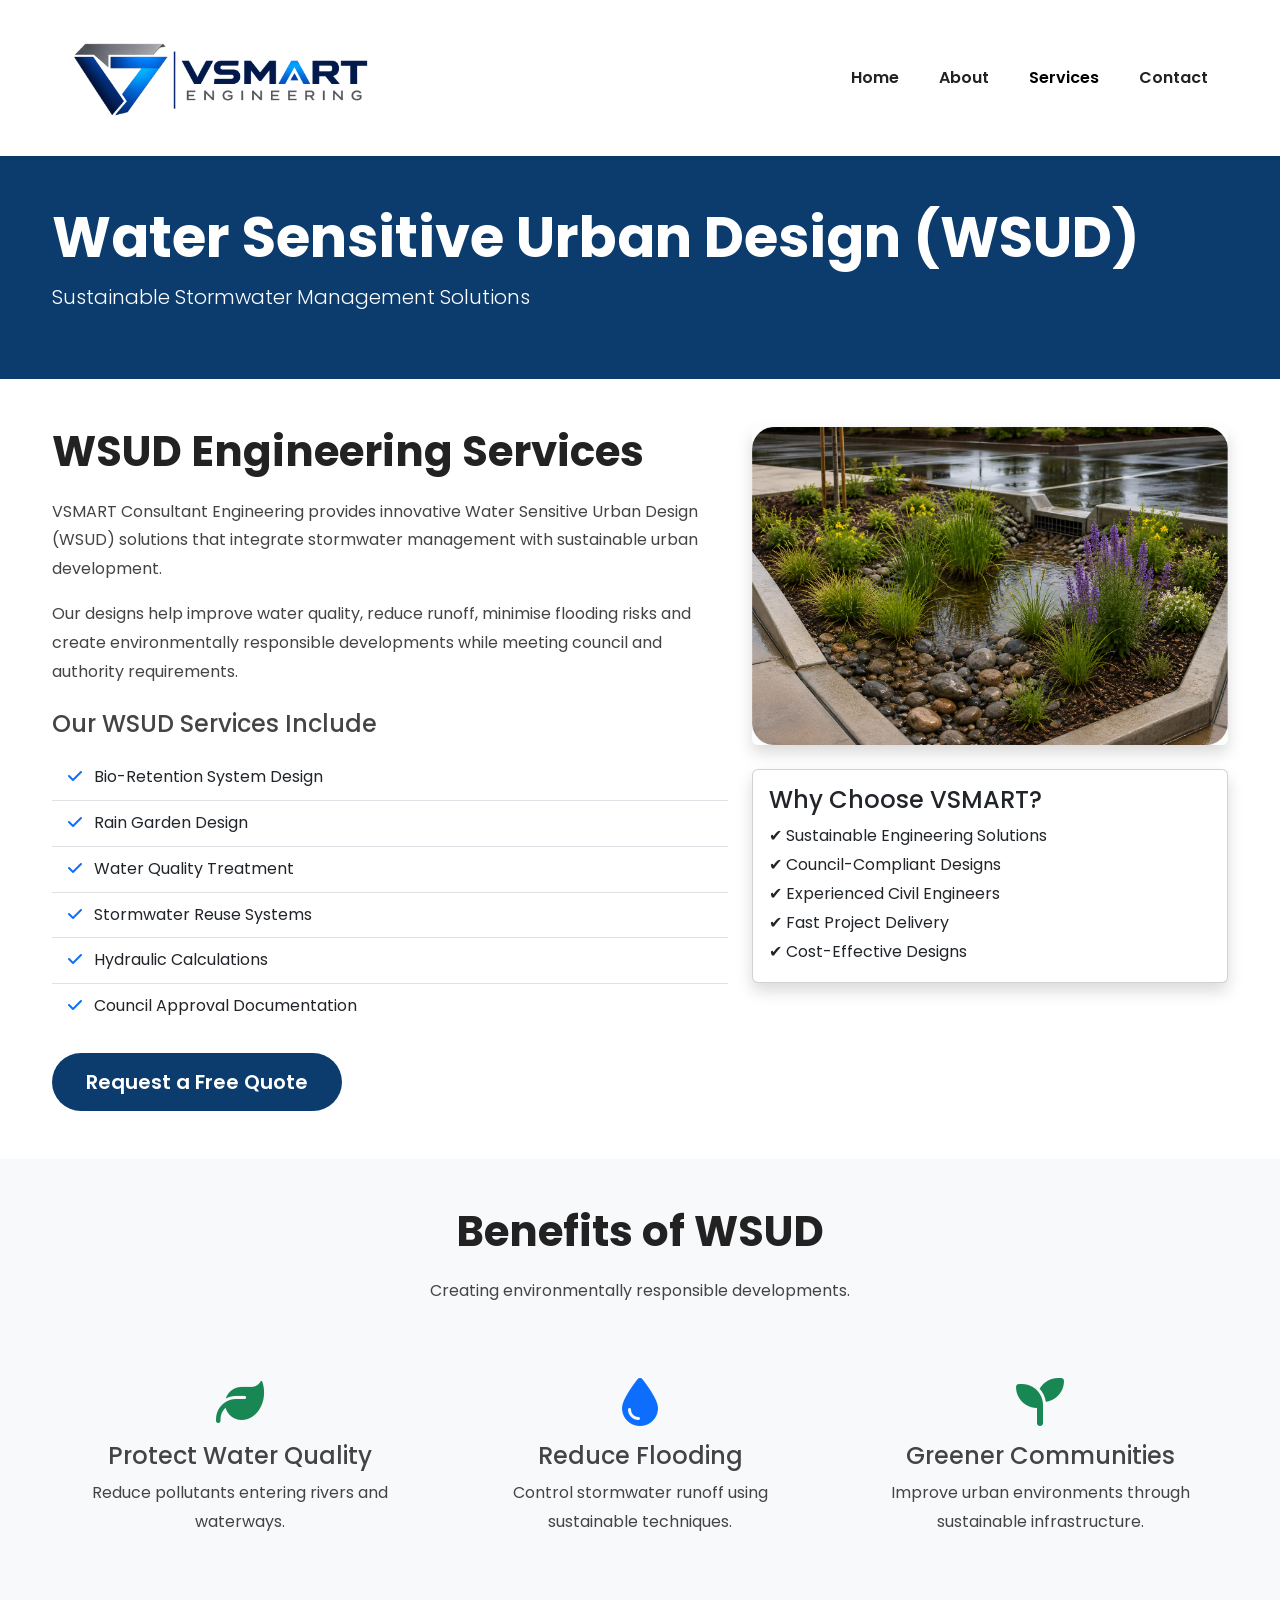
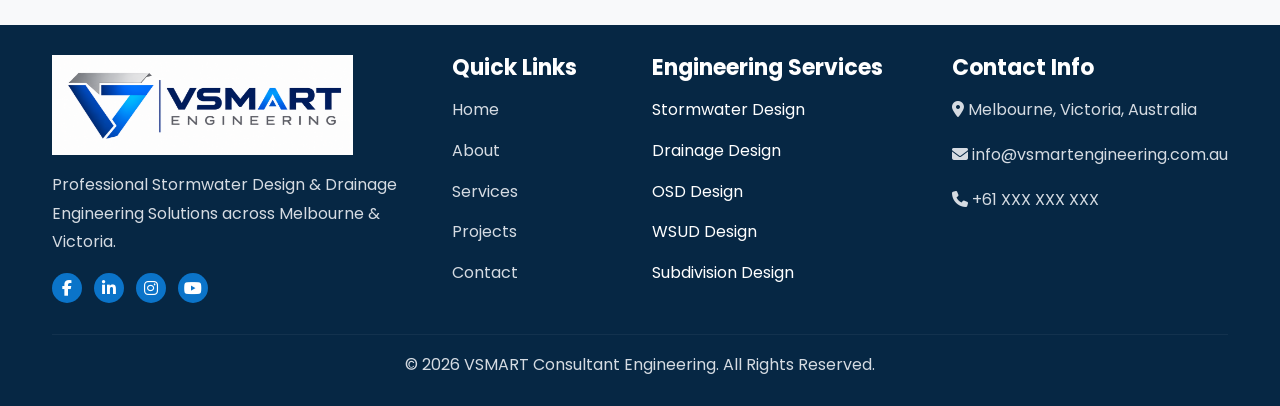
<file: wsud-design.html>
<!DOCTYPE html>
<html lang="en">

<head>

<meta charset="UTF-8">
<meta name="viewport" content="width=device-width, initial-scale=1.0">

<title>WSUD Design | VSMART Consultant Engineering</title>

<meta name="description"
content="Professional Water Sensitive Urban Design (WSUD) services for residential, commercial and subdivision developments.">

<link href="https://cdn.jsdelivr.net/npm/bootstrap@5.3.3/dist/css/bootstrap.min.css" rel="stylesheet">

<link rel="stylesheet"
href="https://cdnjs.cloudflare.com/ajax/libs/font-awesome/6.6.0/css/all.min.css">

<link rel="stylesheet" href="css/style.css">

</head>

<body>

<!-- Header -->

<nav class="navbar navbar-expand-lg navbar-light bg-white shadow-sm">

<div class="container">

<a class="navbar-brand" href="index.html">

<img src="images/logo_VS.jpeg" height="65" alt="VSMART Engineering">

</a>

<button class="navbar-toggler"
type="button"
data-bs-toggle="collapse"
data-bs-target="#navbarNav">

<span class="navbar-toggler-icon"></span>

</button>

<div class="collapse navbar-collapse" id="navbarNav">

<ul class="navbar-nav ms-auto">

<li class="nav-item">
<a class="nav-link" href="index.html">Home</a>
</li>

<li class="nav-item">
<a class="nav-link" href="about.html">About</a>
</li>

<li class="nav-item">
<a class="nav-link active"href="services.html">Services</a>
</li>

<li class="nav-item">
<a class="nav-link" href="contact.html">Contact</a>
</li>

</ul>

</div>

</div>

</nav>

<!-- Hero -->

<section class="text-white py-5" style="background-color: #0B3C6D;">

<div class="container">

<h1 class="display-4 fw-bold">

Water Sensitive Urban Design (WSUD)

</h1>

<p class="lead">

Sustainable Stormwater Management Solutions

</p>

</div>

</section>

<!-- Main Content -->

<section class="py-5">

<div class="container">

<div class="row">

<div class="col-lg-7">

<h2>

WSUD Engineering Services

</h2>

<p>

VSMART Consultant Engineering provides innovative Water Sensitive Urban Design (WSUD) solutions that integrate stormwater management with sustainable urban development.

</p>

<p>

Our designs help improve water quality, reduce runoff, minimise flooding risks and create environmentally responsible developments while meeting council and authority requirements.

</p>

<h4 class="mt-4">

Our WSUD Services Include

</h4>

<ul class="list-group list-group-flush mt-3">

<li class="list-group-item">
<i class="fa fa-check text-primary me-2"></i>
Bio-Retention System Design
</li>

<li class="list-group-item">
<i class="fa fa-check text-primary me-2"></i>
Rain Garden Design
</li>

<li class="list-group-item">
<i class="fa fa-check text-primary me-2"></i>
Water Quality Treatment
</li>

<li class="list-group-item">
<i class="fa fa-check text-primary me-2"></i>
Stormwater Reuse Systems
</li>

<li class="list-group-item">
<i class="fa fa-check text-primary me-2"></i>
Hydraulic Calculations
</li>

<li class="list-group-item">
<i class="fa fa-check text-primary me-2"></i>
Council Approval Documentation
</li>

</ul>

<a href="contact.html" class="btn btn-primary btn-lg mt-4">

Request a Free Quote

</a>

</div>

<div class="col-lg-5">

<img src="images/service33.jpeg"

class="img-fluid rounded shadow"

alt="WSUD Design">

<div class="card mt-4 shadow">

<div class="card-body">

<h4>

Why Choose VSMART?

</h4>

<ul>

<li>✔ Sustainable Engineering Solutions</li>

<li>✔ Council-Compliant Designs</li>

<li>✔ Experienced Civil Engineers</li>

<li>✔ Fast Project Delivery</li>

<li>✔ Cost-Effective Designs</li>

</ul>

</div>

</div>

</div>

</div>

</div>

</section>

<!-- Benefits -->

<section class="py-5 bg-light">

<div class="container">

<div class="text-center mb-5">

<h2>

Benefits of WSUD

</h2>

<p>

Creating environmentally responsible developments.

</p>

</div>

<div class="row">

<div class="col-md-4">

<div class="text-center p-4">

<i class="fa-solid fa-leaf fa-3x text-success mb-3"></i>

<h4>

Protect Water Quality

</h4>

<p>

Reduce pollutants entering rivers and waterways.

</p>

</div>

</div>

<div class="col-md-4">

<div class="text-center p-4">

<i class="fa-solid fa-droplet fa-3x text-primary mb-3"></i>

<h4>

Reduce Flooding

</h4>

<p>

Control stormwater runoff using sustainable techniques.

</p>

</div>

</div>

<div class="col-md-4">

<div class="text-center p-4">

<i class="fa-solid fa-seedling fa-3x text-success mb-3"></i>

<h4>

Greener Communities

</h4>

<p>

Improve urban environments through sustainable infrastructure.

</p>

</div>

</div>

</div>

</div>

</section>


<!-- ================= FOOTER ================= -->

<footer class="footer">

<div class="container">

<div class="row">

<div class="col-lg-4">

<img src="images/logo_VS1.png"

class="mb-3">

<p>

Professional Stormwater Design &
Drainage Engineering Solutions
across Melbourne & Victoria.

</p>

<div class="social">

<a href="#"><i class="fab fa-facebook-f"></i></a>

<a href="#"><i class="fab fa-linkedin-in"></i></a>

<a href="#"><i class="fab fa-instagram"></i></a>

<a href="#"><i class="fab fa-youtube"></i></a>

</div>

</div>

<div class="col-lg-2">

<h5>Quick Links</h5>

<ul>

<li><a href="#">Home</a></li>

<li><a href="#">About</a></li>

<li><a href="#">Services</a></li>

<li><a href="#">Projects</a></li>

<li><a href="#">Contact</a></li>

</ul>

</div>

<div class="col-lg-3">

<h5>Engineering Services</h5>

<ul>

<li>Stormwater Design</li>

<li>Drainage Design</li>

<li>OSD Design</li>

<li>WSUD Design</li>

<li>Subdivision Design</li>

</ul>

</div>

<div class="col-lg-3">

<h5>Contact Info</h5>

<p>
<i class="fa-solid fa-location-dot"></i>
Melbourne, Victoria, Australia
</p>


<p>
<i class="fa-solid fa-envelope"></i>
info@vsmartengineering.com.au
</p>


<p>
<i class="fa-solid fa-phone"></i>
+61 XXX XXX XXX
</p></div>

</div>

<hr>

<div class="text-center copyright">

<p>

© 2026 VSMART Consultant Engineering.
All Rights Reserved.

</p>

</div>

</div>

</footer>

<script src="https://cdn.jsdelivr.net/npm/bootstrap@5.3.3/dist/js/bootstrap.bundle.min.js"></script>

<script src="js/script.js"></script>

</body>

</html>
</file>
<file: css/style.css>
/*======================================
VSMART Consultant Engineering
=======================================*/

@import url('https://fonts.googleapis.com/css2?family=Poppins:wght@300;400;500;600;700;800&display=swap');

*{
margin:0;
padding:0;
box-sizing:border-box;
}

html{
scroll-behavior:smooth;
}

body{
font-family:'Poppins',sans-serif;
font-size:16px;
color:#444;
line-height:1.8;
overflow-x:hidden;
background:#fff;
}

img{
max-width:100%;
display:block;
}

a{
text-decoration:none;
transition:.3s;
}

ul{
list-style:none;
padding:0;
margin:0;
}

.container{
max-width:1200px;
}

/*==========================
Top Bar
===========================*/

.top-bar{
background:#0B3C6D;
color:#fff;
padding:10px 0;
font-size:14px;
}

.top-bar i{
color:#FFD43B;
margin-right:8px;
}

.top-bar span{
margin-right:20px;
}

/*==========================
Navbar
===========================*/

.navbar{
padding:18px 0;
background:#fff;
z-index:999;
}

.navbar-brand img{
height:110px;
}

.nav-link{
font-weight:600;
margin:0 12px;
color:#222;
}

.nav-link:hover{
color:#0B74C9;
}

.dropdown-menu{
border-radius:12px;
border:none;
box-shadow:0 15px 30px rgba(0,0,0,.12);
}

.dropdown-item{
padding:12px 20px;
}

.dropdown-item:hover{
background:#0B74C9;
color:#fff;
}

.btn-primary{
background:#0B3C6D;
border:none;
padding:14px 34px;
border-radius:50px;
font-weight:600;
}

.btn-primary:hover{
background:#084f8b;
}

/*==========================
Hero
===========================*/

.hero{
position:relative;
background:url("../images/logo.jpeg") center center/cover;

height:550px;
display:flex;
align-items:center;
color:#fff;
}

.hero-overlay{
position:absolute;
left:0;
top:0;
width:100%;
height:100%;
background:rgba(5,35,66,.75);
}

.hero .container{
position:relative;
z-index:2;
 text-align:left;
}

.hero h5{
color:#FFD43B;
letter-spacing:3px;
font-weight:500;
margin-bottom:20px;
}

.hero h1{
font-size:40px;
font-weight:540;
line-height:1.15;
margin-bottom:25px;

}

.hero p{
font-size:19px;
margin-bottom:35px;
max-width:700px;
}

.hero-btn a{
margin-right:15px;
}

.hero-features{
display:grid;
grid-template-columns:repeat(2,1fr);
gap:15px;
margin-top:40px;
}

.hero-features div{
background:rgba(255,255,255,.12);
padding:18px;
border-radius:12px;
font-weight:600;
backdrop-filter:blur(5px);
}

.hero-features i{
color:#FFD43B;
margin-right:10px;
}

/*==========================
Section Title
===========================*/

.section-title{
color:#0B74C9;
font-size:16px;
font-weight:700;
letter-spacing:2px;
text-transform:uppercase;
margin-bottom:10px;
}

section h2{
font-size:42px;
font-weight:700;
color:#222;
margin-bottom:20px;
}

/*==========================
Services
===========================*/

.services{
padding:100px 0;
}

.service-box{
background:#fff;
border-radius:20px;
overflow:hidden;
box-shadow:0 15px 40px rgba(0,0,0,.08);
transition:.4s;
margin-bottom:30px;
}

.service-box img{
height:250px;
width:100%;
object-fit:cover;
}

.service-box h4{
padding:25px 25px 10px;
font-size:24px;
font-weight:700;
}

.service-box p{
padding:0 25px;
}

.service-box a{
display:inline-block;
padding:20px 25px 30px;
font-weight:600;
color:#0B74C9;
}

.service-box:hover{
transform:translateY(-10px);
box-shadow:0 25px 60px rgba(0,0,0,.15);
}


/*==========================
ABOUT SECTION
===========================*/

.about{
    padding:100px 0;
}

.about-image{
    position:relative;
}

.about-image img{
    border-radius:20px;
}

.experience-box{
    position:absolute;
    bottom:30px;
    right:30px;
    background:#0B3C6D;
color:#fff;

    padding:25px 35px;
    border-radius:15px;
    text-align:center;
    box-shadow:0 15px 30px rgba(0,0,0,.2);
}

.experience-box h2{
    color:#fff;
    font-size:45px;
    margin:0;
    font-weight:800;
}

.experience-box p{
    margin:0;
    font-size:15px;
}


.about ul li{
    margin-bottom:15px;
    font-weight:500;
}

.about ul li i{
    margin-right:10px;
    font-size:18px;
}


/*==========================
WHY CHOOSE US
===========================*/

.why-us{
    padding:90px 0;
}

.feature-box{
    background:#fff;
    padding:40px 25px;
    text-align:center;
    border-radius:20px;
    height:100%;
    transition:.4s;
    box-shadow:0 10px 35px rgba(0,0,0,.08);
}

.feature-box i{
    font-size:45px;
    color:#0B74C9;
    margin-bottom:20px;
}

.feature-box h4{
    font-size:22px;
    font-weight:700;
    margin-bottom:15px;
}

.feature-box p{
    color:#666;
}


.feature-box:hover{
    transform:translateY(-12px);
    background:#0B74C9;
    color:#fff;
}

.feature-box:hover i{
    color:#FFD43B;
}

.feature-box:hover p{
    color:#fff;
}


/*==========================
COUNTER SECTION
===========================*/

.counter{
    background:
    linear-gradient(rgba(11,116,201,.9),
    rgba(11,116,201,.9)),
    url("../images/logo.jpeg") center center/cover;



    background-size:cover;
    background-position:center;
    padding:80px 0;
    color:#fff;
}


.counter h2{
    color:#fff;
    font-size:55px;
    font-weight:800;
    margin-bottom:5px;
}


.counter p{
    font-size:18px;
    margin:0;
}



/*==========================
PROJECT SECTION
===========================*/

.projects{
    padding:100px 0;
}


.project-card{
    overflow:hidden;
    border-radius:20px;
    background:#fff;
    box-shadow:0 15px 35px rgba(0,0,0,.1);
    transition:.4s;
}


.project-card img{
    height:280px;
    width:100%;
    object-fit:cover;
}


.project-content{
    padding:25px;
}


.project-content h4{
    font-size:24px;
    font-weight:700;
    margin-bottom:10px;
}


.project-content p{
    color:#0B74C9;
    font-weight:600;
}


.project-card:hover{
    transform:translateY(-10px);
}



/*==========================
TEAM SECTION
===========================*/

.team{
    padding:100px 0;
}


.team-card{
    background:#fff;
    padding:35px 25px;
    text-align:center;
    border-radius:20px;
    box-shadow:0 10px 35px rgba(0,0,0,.08);
}


.team-card img{
    width:150px;
    height:150px;
    object-fit:cover;
    margin:auto;
    margin-bottom:20px;
}


.team-card h4{
    font-size:24px;
    font-weight:700;
}


.team-card p{
    color:#0B74C9;
    font-weight:500;
}


.team-card:hover{
    transform:translateY(-10px);
    transition:.4s;
}

/*==========================
TESTIMONIAL SECTION
===========================*/

.testimonial{
    padding:100px 0;
    background:#fff;
}


.testimonial-box{
    background:#f8f9fa;
    padding:35px;
    border-radius:20px;
    height:100%;
    box-shadow:0 10px 30px rgba(0,0,0,.08);
    transition:.4s;
}


.testimonial-box i{
    font-size:40px;
    color:#0B74C9;
    margin-bottom:20px;
}


.testimonial-box p{
    font-size:16px;
    font-style:italic;
}


.testimonial-box h5{
    margin-top:25px;
    font-weight:700;
}


.testimonial-box span{
    color:#0B74C9;
}


.testimonial-box:hover{
    transform:translateY(-10px);
}



/*==========================
CONTACT SECTION
===========================*/

.contact{
    padding:100px 0;
}


.contact h6{
    color:#0B74C9;
    font-weight:700;
    letter-spacing:2px;
}


.contact form input,
.contact form textarea{

    border-radius:10px;
    border:1px solid #ddd;
    padding:15px;
    font-size:15px;
}


.contact form input:focus,
.contact form textarea:focus{

    border-color:#0B74C9;
    box-shadow:none;
}


.contact iframe{

    border-radius:20px;
}



/*==========================
NEWSLETTER CTA
===========================*/

.newsletter{

    background:#0B74C9;
    color:#fff;
    padding:20px 0;
}


.newsletter h2{

    color:#fff;
    font-size:36px;
    font-weight:700;
}


.newsletter p{

    margin:0;
    font-size:18px;
}


.btn-warning{

    background:#003366;
    border:none;
    padding:15px 35px;
    border-radius:50px;
    font-weight:700;
    color:#222;
}


.btn-warning:hover{

    background:#fff;
}



/*==========================
FOOTER
===========================*/

.footer{

    background:#062744;
    color:#fff;
    padding:30px 0 10px;
}


.footer img{

max-width:80%;

}


.footer p{

    color:#d5dbe2;
}


.footer h5{

    color:#fff;
    font-size:22px;
    margin-bottom:15px;
    font-weight:700;
}


.footer ul li{

    margin-bottom:12px;

}


.footer ul li a{

    color:#d5dbe2;

}


.footer ul li a:hover{

    color:#FFD43B;

}


.footer .social a{

    display:inline-flex;
    width:30px;
    height:30px;
    align-items:center;
    justify-content:center;
    background:#0B74C9;
    color:#fff;
    border-radius:50%;
    margin-right:8px;
}


.footer .social a:hover{

    background:#FFD43B;
    color:#222;

}


.footer hr{

    border-color:rgba(255,255,255,.2);
    margin-top:30px;

}


.copyright{

    color:#ccc;

}



/*==========================
SCROLL ANIMATION
===========================*/

.service-box,
.feature-box,
.project-card,
.team-card,
.testimonial-box{

    animation:fadeUp .8s ease;

}


@keyframes fadeUp{

    from{

        opacity:0;
        transform:translateY(40px);

    }

    to{

        opacity:1;
        transform:translateY(0);

    }

}



/*==========================
RESPONSIVE DESIGN
===========================*/


@media(max-width:992px){


.navbar-nav{

    text-align:center;

}


.hero{

    height:auto;
    padding:150px 0;

}


.hero h1{

    font-size:40px;

}


section h2{

    font-size:34px;

}


.about-image{

    margin-bottom:40px;

}


.feature-box{

    margin-bottom:30px;

}


.project-card{

    margin-bottom:30px;

}


.team-card{

    margin-bottom:30px;

}


.counter h2{

    font-size:40px;

}


}



@media(max-width:768px){


.hero h1{

    font-size:35px;

}


.hero p{

    font-size:16px;

}


.hero-features{

    grid-template-columns:1fr;

}


.experience-box{

    position:relative;
    right:auto;
    bottom:auto;
    margin-top:20px;

}


.newsletter{

    text-align:center;

}


.newsletter .btn-warning{

    margin-top:25px;

}


.footer{

    text-align:center;

}


.footer .social{

    margin-top:20px;

}


}



@media(max-width:480px){


.hero h1{

    font-size:30px;

}


.btn-primary,
.btn-warning{

    padding:12px 25px;

}


.counter .col-lg-3{

    margin-bottom:30px;

}


}

/* Sticky Navbar */

.sticky-nav{

    position:fixed;
    top:0;
    width:100%;
    background:#fff;
    box-shadow:0 5px 20px rgba(0,0,0,.1);
    animation:slideDown .4s ease;

}


@keyframes slideDown{

from{

transform:translateY(-100%);

}

to{

transform:translateY(0);

}

}


/*============================
PROCESS
=============================*/

.process-section{

padding:110px 0;

background:#F7F9FC;

}

.process-box{

background:#fff;

padding:45px 30px;

border-radius:20px;

text-align:center;

box-shadow:0 15px 35px rgba(0,0,0,.08);

position:relative;

transition:.4s;

height:100%;

}

.process-box:hover{

transform:translateY(-10px);

}

.process-number{

position:absolute;

top:-20px;

left:50%;

transform:translateX(-50%);

width:55px;

height:55px;

background:#0B74C9;

color:#fff;

border-radius:50%;

font-weight:bold;

display:flex;

align-items:center;

justify-content:center;

font-size:20px;

}

.process-box i{

font-size:55px;

color:#0B74C9;

margin:30px 0 20px;

}

.process-box h4{

font-weight:700;

margin-bottom:15px;

}

.process-box p{

color:#666;

}

/*====================================
CALL TO ACTION
====================================*/

.cta-section{

position:relative;

padding:140px 0;

background:url("../images/cta-bg.jpg") center center/cover;

background-attachment:fixed;

}

.cta-overlay{

position:absolute;

top:0;

left:0;

width:100%;

height:100%;

background:rgba(5,35,66,.78);

}

.cta-section .container{

position:relative;

z-index:2;

}

.cta-section h2{

color:#fff;

font-size:54px;

font-weight:800;

margin:20px 0;

}

.cta-section p{

color:#ddd;

font-size:20px;

max-width:850px;

margin:auto;

}

.cta-section .btn{

padding:16px 40px;

border-radius:50px;

font-weight:600;

}

.btn-warning{

background:#FFD43B;

border:none;

color:#111;

}

.btn-warning:hover{

background:#ffcc00;

}
.project-card{
    background:#fff;
    border-radius:20px;
    overflow:hidden;
    box-shadow:0 15px 35px rgba(0,0,0,.08);
    transition:.35s;
    height:100%;
}

.project-card:hover{
    transform:translateY(-10px);
    box-shadow:0 20px 45px rgba(0,0,0,.15);
}

.project-card img{
    width:100%;
    height:260px;
    object-fit:cover;
}

.project-info{
    padding:25px;
}

.project-info h4{
    font-weight:700;
    margin:15px 0;
}

.project-info p{
    color:#666;
}
</file>
